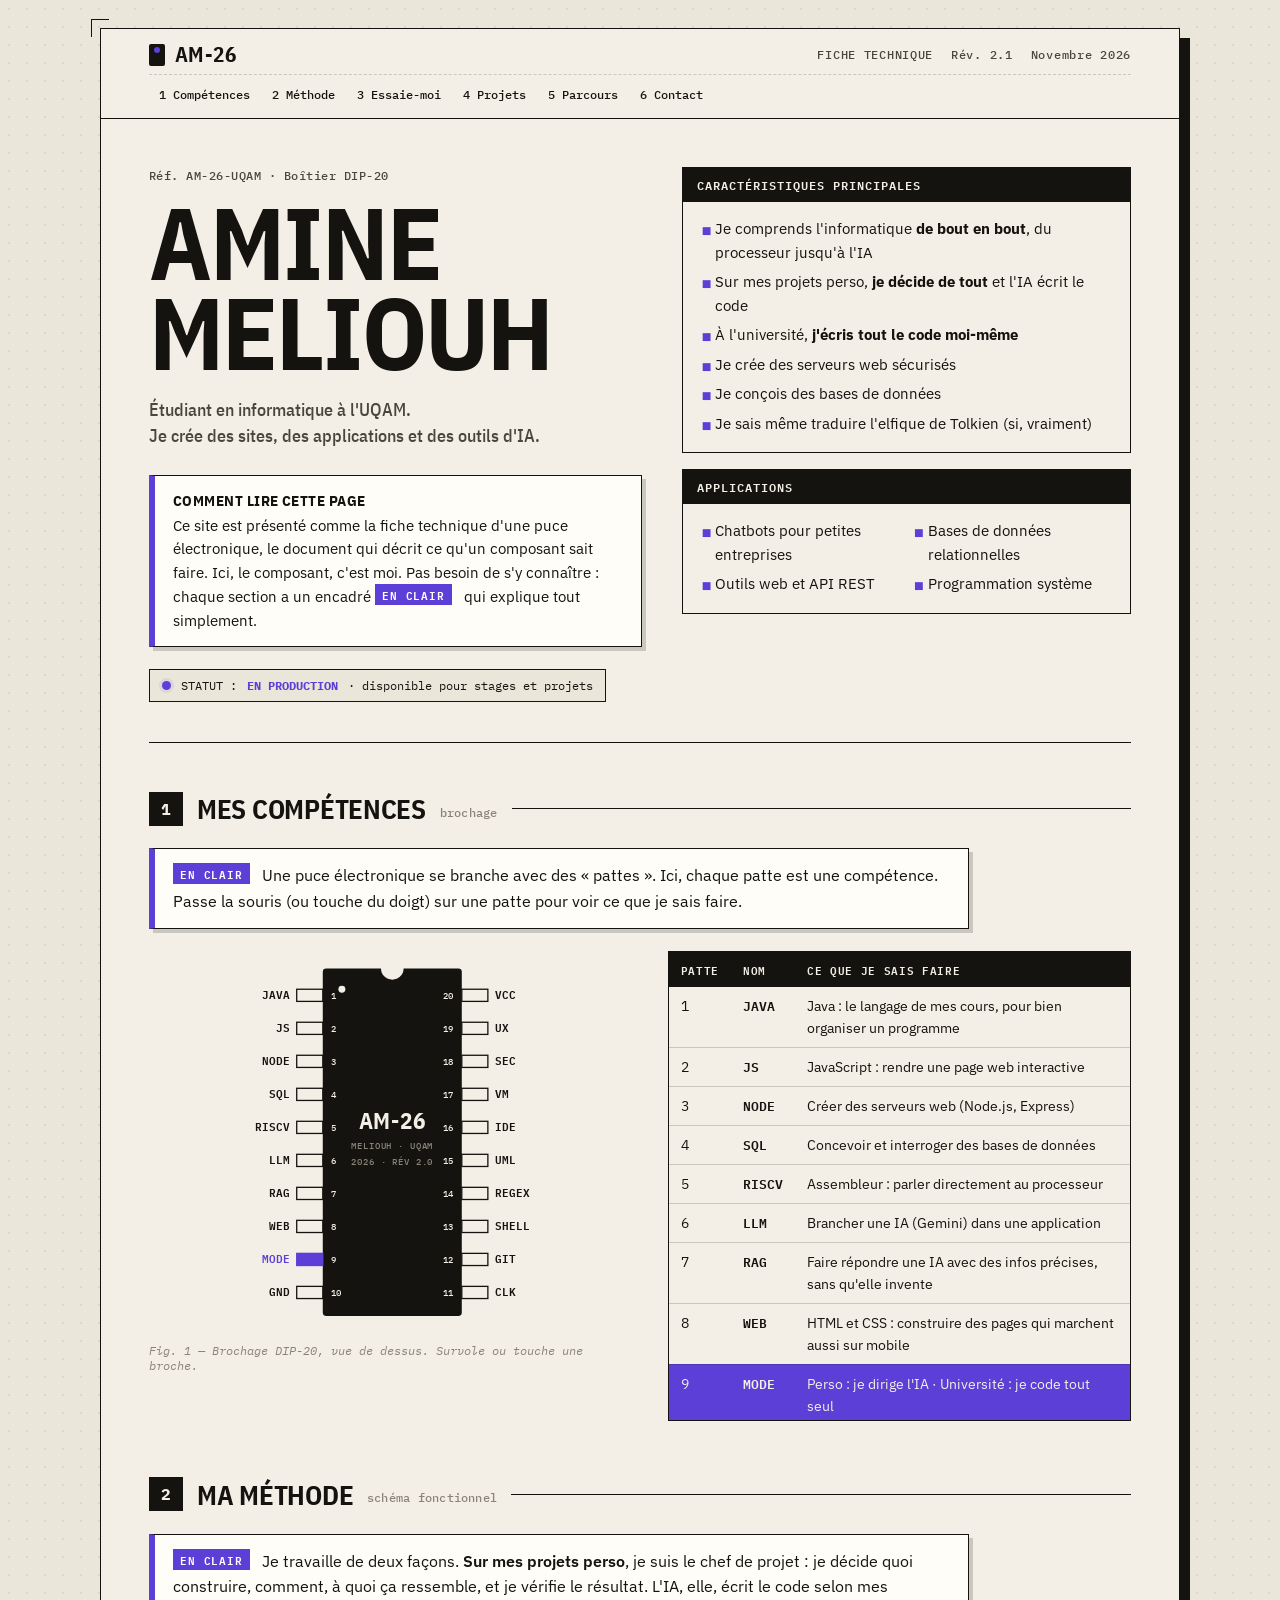
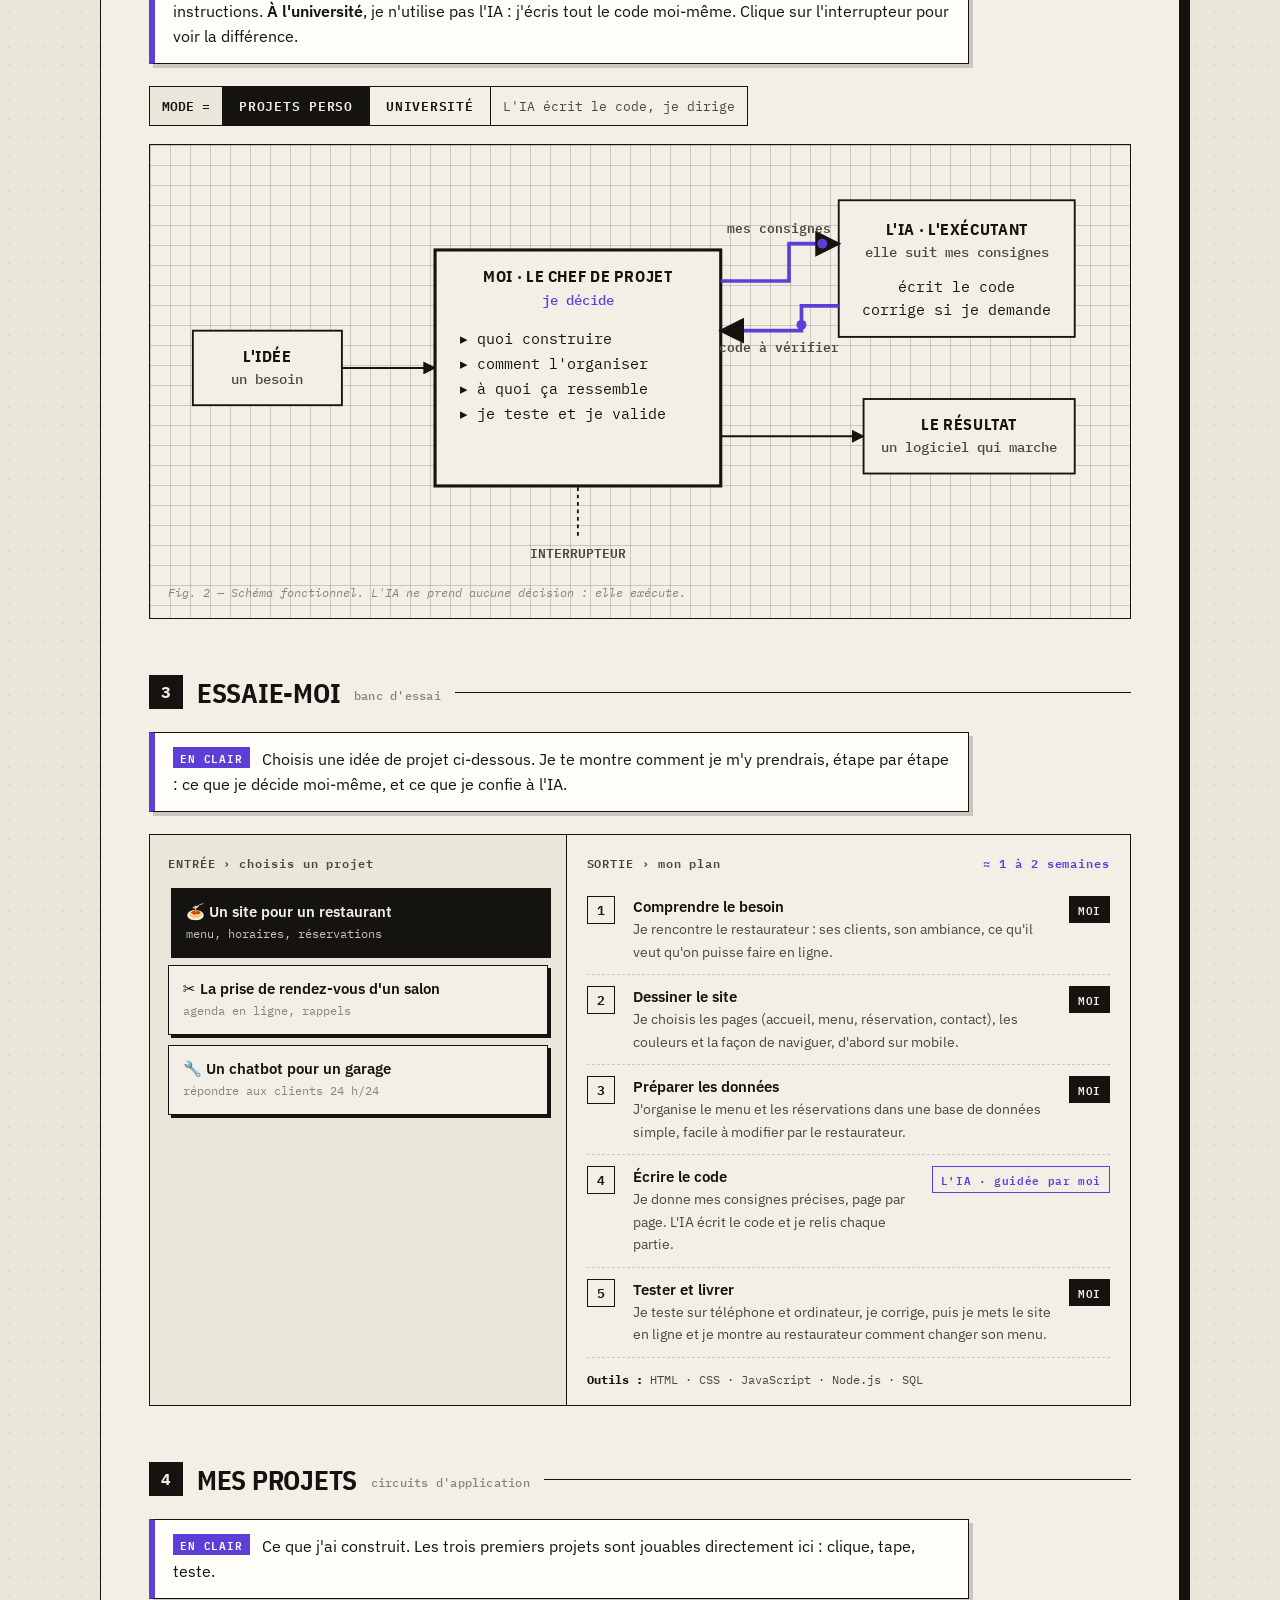
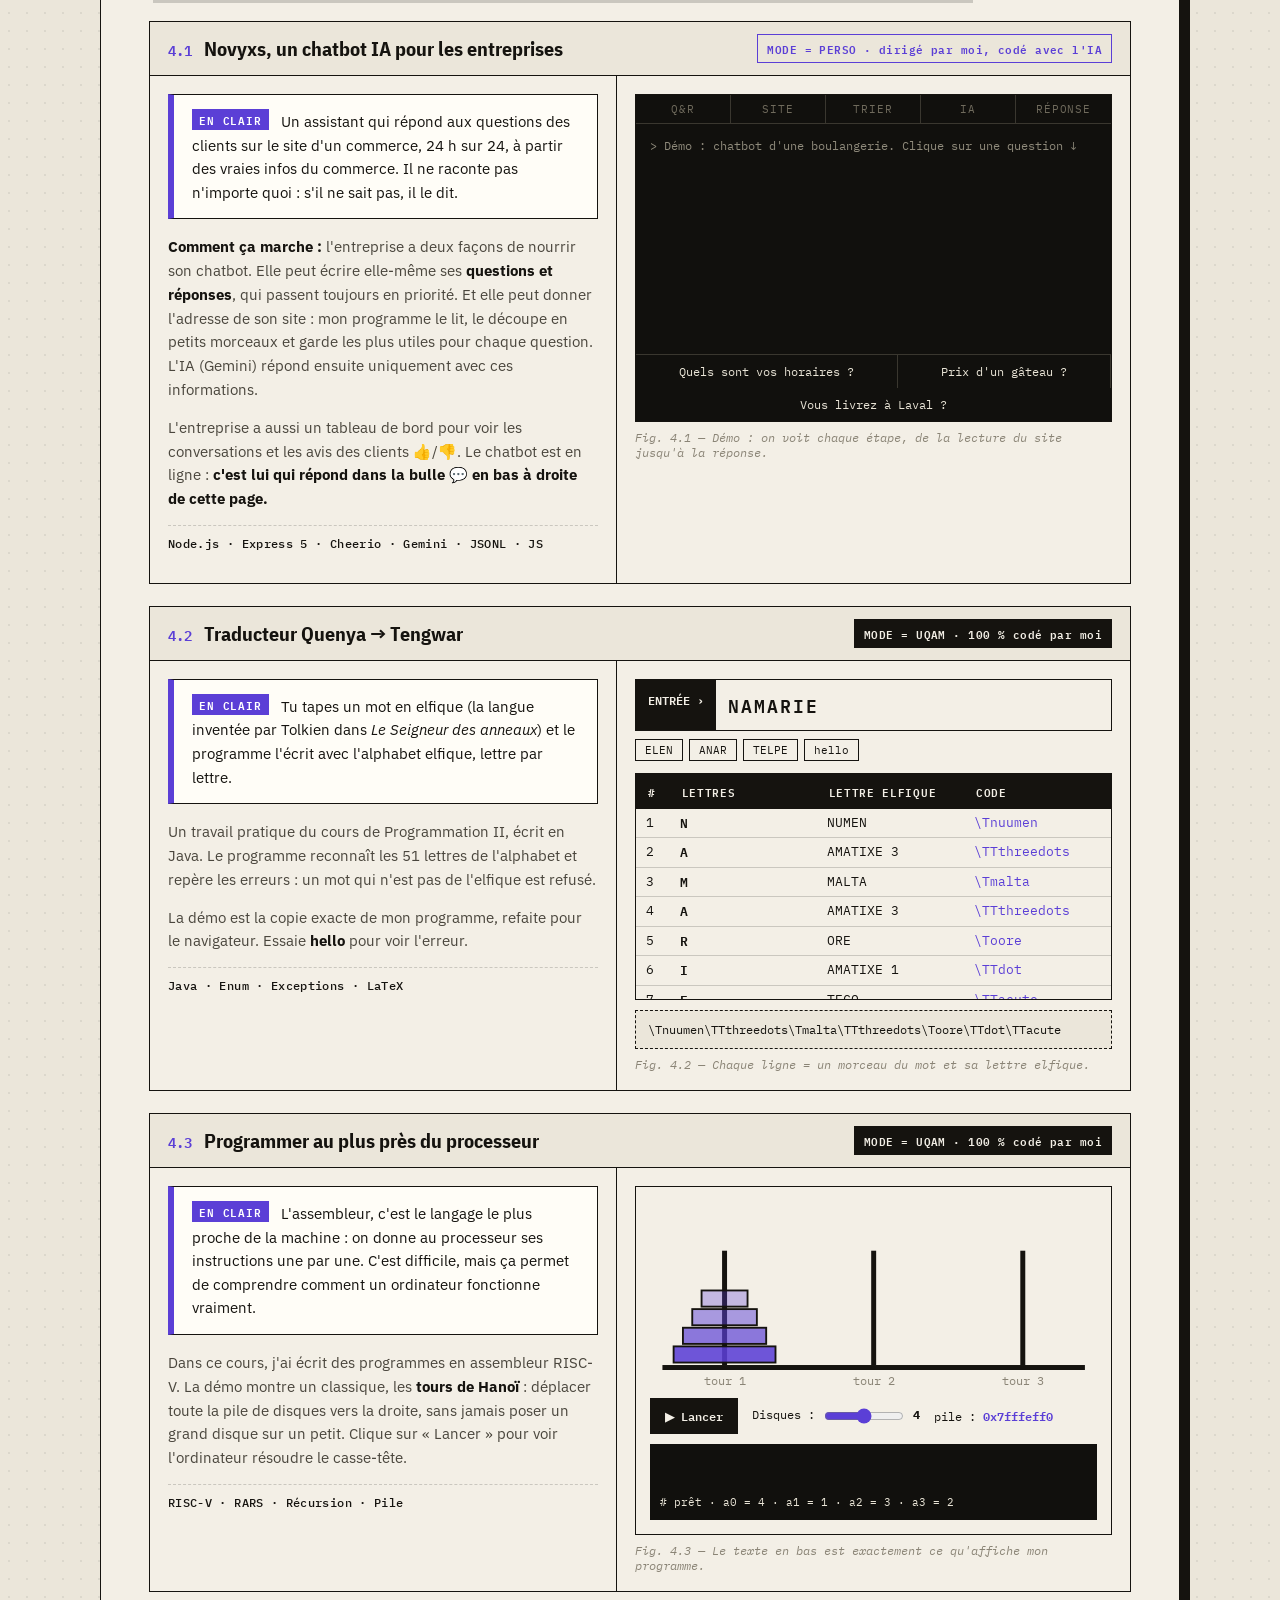
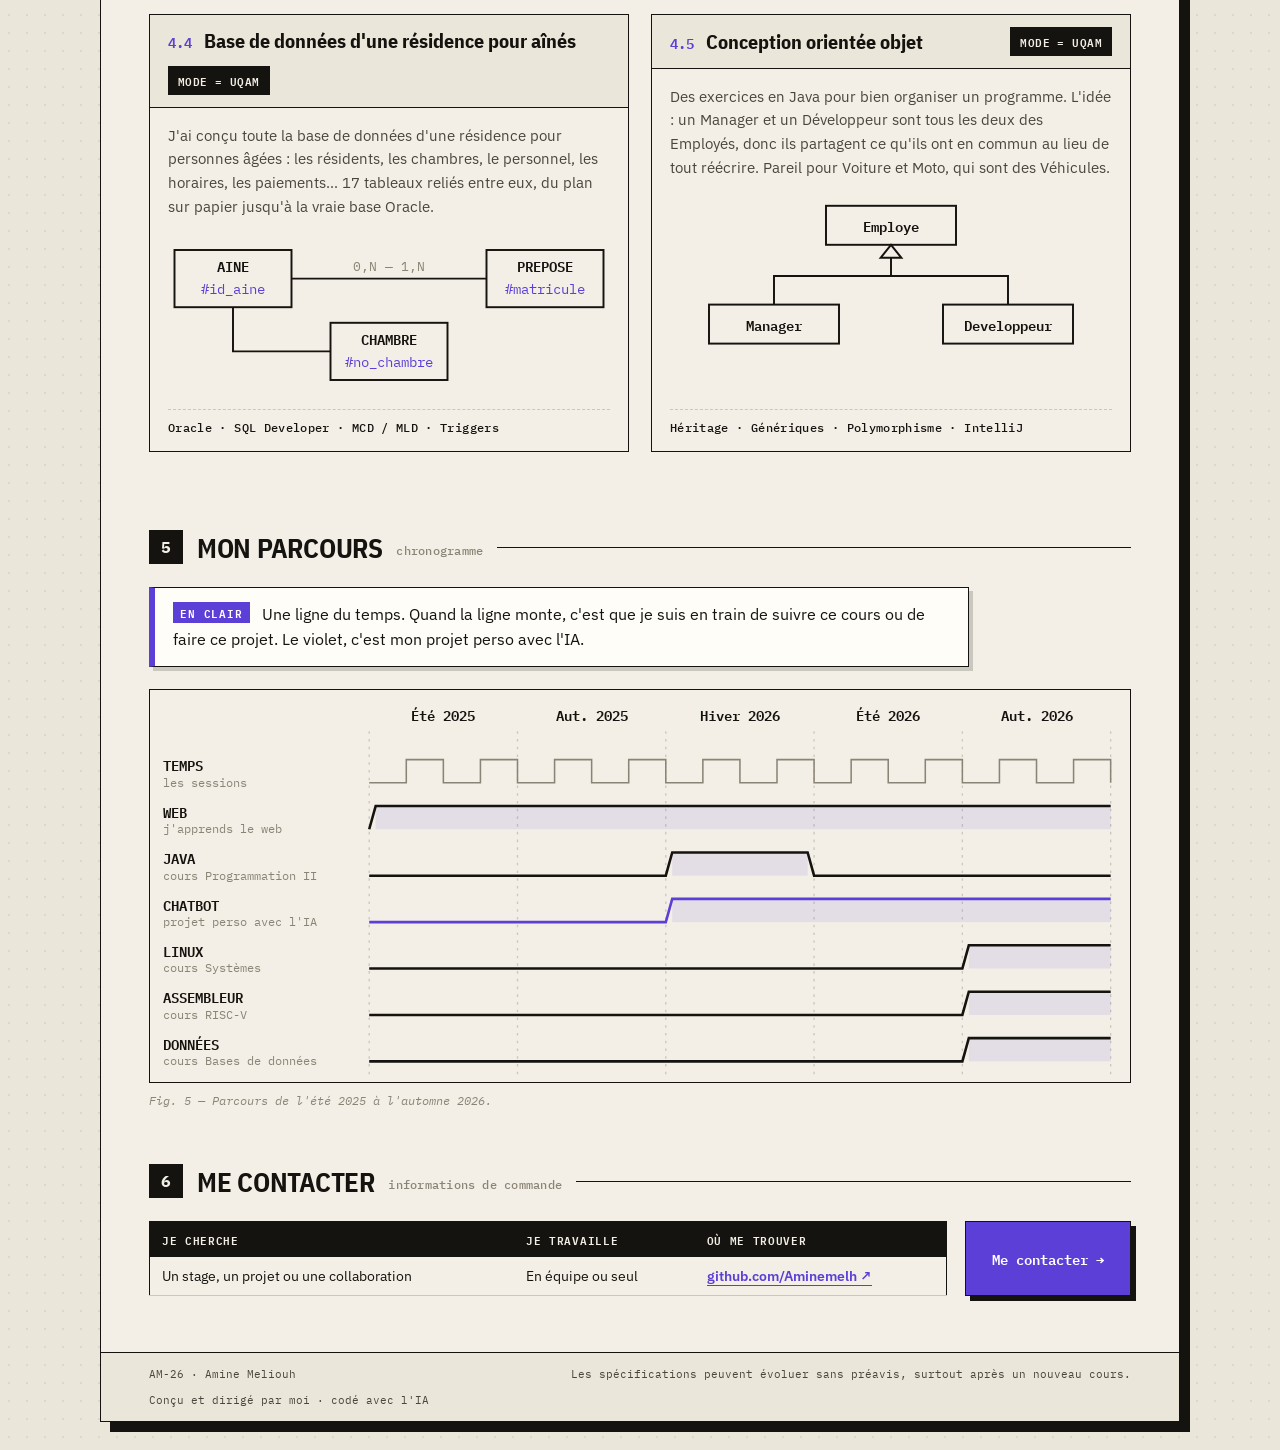
<file: index.html>
<!doctype html>
<html lang="fr">
<head>
  <meta charset="utf-8">
  <meta name="viewport" content="width=device-width, initial-scale=1">
  <title>AM-26 — Fiche technique · Amine Meliouh</title>
  <meta name="description" content="Amine Meliouh, présenté comme la fiche technique d'un composant : brochage, schéma fonctionnel, caractéristiques et circuits d'application.">
  <link rel="icon" href="data:image/svg+xml,<svg xmlns='http://www.w3.org/2000/svg' viewBox='0 0 64 64'><rect x='14' y='6' width='36' height='52' rx='3' fill='%2315130f'/><g fill='%2315130f'><rect x='4' y='12' width='8' height='4'/><rect x='4' y='24' width='8' height='4'/><rect x='4' y='36' width='8' height='4'/><rect x='4' y='48' width='8' height='4'/><rect x='52' y='12' width='8' height='4'/><rect x='52' y='24' width='8' height='4'/><rect x='52' y='36' width='8' height='4'/><rect x='52' y='48' width='8' height='4'/></g><circle cx='32' cy='12' r='3' fill='%235b3fd6'/></svg>">
  <link rel="preconnect" href="https://fonts.googleapis.com">
  <link rel="preconnect" href="https://fonts.gstatic.com" crossorigin>
  <link href="https://fonts.googleapis.com/css2?family=IBM+Plex+Mono:wght@400;500;600&family=IBM+Plex+Sans+Condensed:wght@500;600;700&family=IBM+Plex+Sans:wght@400;500;600&display=swap" rel="stylesheet">
  <link rel="stylesheet" href="css/style.css">
</head>
<body>
  <div class="sheet">

    <!-- ===== En-tête de document ===== -->
    <header class="doc-head">
      <div class="brand"><span class="chip-ico"></span>AM-26</div>
      <div class="doc-meta">
        <span>FICHE TECHNIQUE</span><span>Rév. 2.1</span><span>Novembre 2026</span>
      </div>
      <nav class="doc-nav">
        <a href="#s1">1 Compétences</a><a href="#s2">2 Méthode</a><a href="#s3">3 Essaie-moi</a><a href="#s4">4 Projets</a><a href="#s5">5 Parcours</a><a href="#s6">6 Contact</a>
      </nav>
    </header>

    <!-- ===== Bloc titre ===== -->
    <section class="title-block">
      <div class="title-left">
        <p class="part-no">Réf. AM-26-UQAM · Boîtier DIP-20</p>
        <h1>AMINE<br>MELIOUH</h1>
        <p class="subtitle">Étudiant en informatique à l'UQAM.<br>Je crée des sites, des applications et des outils d'IA.</p>
        <div class="plain intro">
          <b>Comment lire cette page</b>
          Ce site est présenté comme la fiche technique d'une puce électronique, le document qui décrit ce qu'un composant sait faire. Ici, le composant, c'est moi. Pas besoin de s'y connaître : chaque section a un encadré <span class="tag">EN CLAIR</span> qui explique tout simplement.
        </div>
        <div class="status-line"><span class="led"></span>STATUT : <b>EN PRODUCTION</b> · disponible pour stages et projets</div>
      </div>
      <div class="title-right">
        <div class="box">
          <h2 class="box-title">Caractéristiques principales</h2>
          <ul class="features">
            <li>Je comprends l'informatique <b>de bout en bout</b>, du processeur jusqu'à l'IA</li>
            <li>Sur mes projets perso, <b>je décide de tout</b> et l'IA écrit le code</li>
            <li>À l'université, <b>j'écris tout le code moi-même</b></li>
            <li>Je crée des serveurs web sécurisés</li>
            <li>Je conçois des bases de données</li>
            <li>Je sais même traduire l'elfique de Tolkien (si, vraiment)</li>
          </ul>
        </div>
        <div class="box">
          <h2 class="box-title">Applications</h2>
          <ul class="apps">
            <li>Chatbots pour petites entreprises</li>
            <li>Outils web et API REST</li>
            <li>Bases de données relationnelles</li>
            <li>Programmation système</li>
          </ul>
        </div>
      </div>
    </section>

    <!-- ===== 1. Brochage ===== -->
    <section id="s1" class="sec">
      <div class="sec-head"><span class="sec-no">1</span><h2>Mes compétences <small>brochage</small></h2><span class="sec-rule"></span></div>
      <div class="plain"><span class="tag">EN CLAIR</span> Une puce électronique se branche avec des « pattes ». Ici, chaque patte est une compétence. Passe la souris (ou touche du doigt) sur une patte pour voir ce que je sais faire.</div>
      <div class="pinout">
        <figure class="fig">
          <svg id="chip" viewBox="0 0 560 440" role="img" aria-label="Schéma de brochage : chaque broche est une compétence"></svg>
          <figcaption>Fig. 1 — Brochage DIP-20, vue de dessus. Survole ou touche une broche.</figcaption>
        </figure>
        <div class="pin-info">
          <table class="tbl" id="pinTable">
            <thead><tr><th>Patte</th><th>Nom</th><th>Ce que je sais faire</th></tr></thead>
            <tbody></tbody>
          </table>
        </div>
      </div>
    </section>

    <!-- ===== 2. Schéma fonctionnel ===== -->
    <section id="s2" class="sec">
      <div class="sec-head"><span class="sec-no">2</span><h2>Ma méthode <small>schéma fonctionnel</small></h2><span class="sec-rule"></span></div>
      <div class="plain"><span class="tag">EN CLAIR</span> Je travaille de deux façons. <b>Sur mes projets perso</b>, je suis le chef de projet : je décide quoi construire, comment, à quoi ça ressemble, et je vérifie le résultat. L'IA, elle, écrit le code selon mes instructions. <b>À l'université</b>, je n'utilise pas l'IA : j'écris tout le code moi-même. Clique sur l'interrupteur pour voir la différence.</div>

      <div class="mode-switch" role="group" aria-label="Choisir le mode">
        <span class="sw-label">MODE =</span>
        <button class="sw on" data-mode="perso" aria-pressed="true">PROJETS PERSO</button>
        <button class="sw" data-mode="uqam" aria-pressed="false">UNIVERSITÉ</button>
        <span class="sw-state" id="swState">L'IA écrit le code, je dirige</span>
      </div>

      <figure class="fig block-fig" id="blockFig">
        <svg viewBox="0 0 760 330" role="img" aria-label="Schéma fonctionnel : unité de contrôle et unité d'exécution">
          <defs>
            <marker id="arr" viewBox="0 0 10 10" refX="9" refY="5" markerWidth="7" markerHeight="7" orient="auto-start-reverse"><path d="M0 0 L10 5 L0 10z" fill="currentColor"/></marker>
            <pattern id="hatch" width="8" height="8" patternUnits="userSpaceOnUse" patternTransform="rotate(45)"><line x1="0" y1="0" x2="0" y2="8" stroke="currentColor" stroke-width="1.2" opacity=".35"/></pattern>
          </defs>

          <!-- Entrée -->
          <g class="blk">
            <rect x="20" y="135" width="120" height="60"/>
            <text x="80" y="160" class="b-t">L'IDÉE</text>
            <text x="80" y="178" class="b-s">un besoin</text>
          </g>
          <path class="wire" d="M140 165 H215" marker-end="url(#arr)"/>

          <!-- Contrôle -->
          <g class="blk ctrl">
            <rect x="215" y="70" width="230" height="190"/>
            <text x="330" y="96" class="b-t">MOI · LE CHEF DE PROJET</text>
            <text x="330" y="114" class="b-s accent">je décide</text>
            <text x="235" y="146" class="b-l">▸ quoi construire</text>
            <text x="235" y="166" class="b-l">▸ comment l'organiser</text>
            <text x="235" y="186" class="b-l">▸ à quoi ça ressemble</text>
            <text x="235" y="206" class="b-l">▸ je teste et je valide</text>
            <text x="235" y="236" class="b-l only-uqam accent">▸ j'écris tout le code</text>
          </g>

          <!-- IA -->
          <g class="blk ai">
            <rect x="540" y="30" width="190" height="110"/>
            <rect x="540" y="30" width="190" height="110" class="hatch" fill="url(#hatch)"/>
            <text x="635" y="58" class="b-t">L'IA · L'EXÉCUTANT</text>
            <text x="635" y="76" class="b-s">elle suit mes consignes</text>
            <text x="635" y="104" class="b-l c">écrit le code</text>
            <text x="635" y="122" class="b-l c">corrige si je demande</text>
            <text x="635" y="92" class="b-off">HORS CIRCUIT</text>
          </g>
          <path class="wire bus ai-wire" id="busOut" d="M445 95 H500 V65 H540" marker-end="url(#arr)"/>
          <text x="492" y="56" class="w-l ai-wire">mes consignes</text>
          <path class="wire bus ai-wire" id="busIn" d="M540 115 H510 V135 H445" marker-end="url(#arr)"/>
          <text x="492" y="152" class="w-l ai-wire">code à vérifier</text>

          <!-- Sortie -->
          <path class="wire" d="M445 220 H560" marker-end="url(#arr)"/>
          <g class="blk">
            <rect x="560" y="190" width="170" height="60"/>
            <text x="645" y="215" class="b-t">LE RÉSULTAT</text>
            <text x="645" y="233" class="b-s">un logiciel qui marche</text>
          </g>

          <!-- Broche MODE -->
          <path class="wire thin" d="M330 300 V260"/>
          <text x="330" y="318" class="w-l">INTERRUPTEUR</text>

          <!-- Signaux animés -->
          <circle r="4" class="sig ai-wire"><animateMotion dur="2.2s" repeatCount="indefinite"><mpath href="#busOut"/></animateMotion></circle>
          <circle r="4" class="sig ai-wire"><animateMotion dur="2.2s" begin="1.1s" repeatCount="indefinite"><mpath href="#busIn"/></animateMotion></circle>
        </svg>
        <figcaption>Fig. 2 — Schéma fonctionnel. L'IA ne prend aucune décision : elle exécute.</figcaption>
      </figure>
    </section>

    <!-- ===== 3. Banc d'essai ===== -->
    <section id="s3" class="sec">
      <div class="sec-head"><span class="sec-no">3</span><h2>Essaie-moi <small>banc d'essai</small></h2><span class="sec-rule"></span></div>
      <div class="plain"><span class="tag">EN CLAIR</span> Choisis une idée de projet ci-dessous. Je te montre comment je m'y prendrais, étape par étape : ce que je décide moi-même, et ce que je confie à l'IA.</div>

      <div class="bench">
        <div class="bench-in">
          <p class="bench-label">ENTRÉE › choisis un projet</p>
          <div class="bench-btns" id="benchBtns">
            <button data-p="resto" class="on"><b>🍝 Un site pour un restaurant</b><span>menu, horaires, réservations</span></button>
            <button data-p="rdv"><b>✂️ La prise de rendez-vous d'un salon</b><span>agenda en ligne, rappels</span></button>
            <button data-p="garage"><b>🔧 Un chatbot pour un garage</b><span>répondre aux clients 24 h/24</span></button>
          </div>
        </div>
        <div class="bench-out">
          <p class="bench-label">SORTIE › mon plan <span id="benchTime"></span></p>
          <ol class="bench-steps" id="benchSteps"></ol>
          <p class="bench-tools" id="benchTools"></p>
        </div>
      </div>
    </section>

    <!-- ===== 4. Circuits d'application ===== -->
    <section id="s4" class="sec">
      <div class="sec-head"><span class="sec-no">4</span><h2>Mes projets <small>circuits d'application</small></h2><span class="sec-rule"></span></div>
      <div class="plain"><span class="tag">EN CLAIR</span> Ce que j'ai construit. Les trois premiers projets sont jouables directement ici : clique, tape, teste.</div>

      <!-- 4.1 Chatbot -->
      <article class="app">
        <div class="app-head">
          <h3><span>4.1</span> Novyxs, un chatbot IA pour les entreprises</h3>
          <span class="badge">MODE = PERSO · dirigé par moi, codé avec l'IA</span>
        </div>
        <div class="app-grid">
          <div class="app-text">
            <div class="plain"><span class="tag">EN CLAIR</span> Un assistant qui répond aux questions des clients sur le site d'un commerce, 24 h sur 24, à partir des vraies infos du commerce. Il ne raconte pas n'importe quoi : s'il ne sait pas, il le dit.</div>
            <p><b>Comment ça marche :</b> l'entreprise a deux façons de nourrir son chatbot. Elle peut écrire elle-même ses <b>questions et réponses</b>, qui passent toujours en priorité. Et elle peut donner l'adresse de son site : mon programme le lit, le découpe en petits morceaux et garde les plus utiles pour chaque question. L'IA (Gemini) répond ensuite uniquement avec ces informations.</p>
            <p>L'entreprise a aussi un tableau de bord pour voir les conversations et les avis des clients 👍/👎. Le chatbot est en ligne : <b>c'est lui qui répond dans la bulle 💬 en bas à droite de cette page.</b></p>
            <p class="stack">Node.js · Express 5 · Cheerio · Gemini · JSONL · JS</p>
          </div>
          <figure class="fig demo">
            <div class="scope">
              <div class="scope-steps" id="steps"><span>Q&amp;R</span><span>SITE</span><span>TRIER</span><span>IA</span><span>RÉPONSE</span></div>
              <div class="scope-log" id="chatLog"><div class="ln sys">&gt; Démo : chatbot d'une boulangerie. Clique sur une question ↓</div></div>
              <div class="scope-btns" id="chatBtns">
                <button data-q="0">Quels sont vos horaires ?</button>
                <button data-q="1">Prix d'un gâteau ?</button>
                <button data-q="2">Vous livrez à Laval ?</button>
              </div>
            </div>
            <figcaption>Fig. 4.1 — Démo : on voit chaque étape, de la lecture du site jusqu'à la réponse.</figcaption>
          </figure>
        </div>
      </article>

      <!-- 4.2 Tengwar -->
      <article class="app">
        <div class="app-head">
          <h3><span>4.2</span> Traducteur Quenya → Tengwar</h3>
          <span class="badge solid">MODE = UQAM · 100 % codé par moi</span>
        </div>
        <div class="app-grid">
          <div class="app-text">
            <div class="plain"><span class="tag">EN CLAIR</span> Tu tapes un mot en elfique (la langue inventée par Tolkien dans <i>Le Seigneur des anneaux</i>) et le programme l'écrit avec l'alphabet elfique, lettre par lettre.</div>
            <p>Un travail pratique du cours de Programmation II, écrit en Java. Le programme reconnaît les 51 lettres de l'alphabet et repère les erreurs : un mot qui n'est pas de l'elfique est refusé.</p>
            <p>La démo est la copie exacte de mon programme, refaite pour le navigateur. Essaie <b>hello</b> pour voir l'erreur.</p>
            <p class="stack">Java · Enum · Exceptions · LaTeX</p>
          </div>
          <figure class="fig demo">
            <div class="tw">
              <div class="tw-in"><span>ENTRÉE&nbsp;›</span><input id="quenya" value="NAMARIE" autocomplete="off" spellcheck="false" aria-label="Mot en Quenya"></div>
              <div class="tw-ex"><button>ELEN</button><button>ANAR</button><button>TELPE</button><button>hello</button></div>
              <table class="tbl tw-tbl"><thead><tr><th>#</th><th>Lettres</th><th>Lettre elfique</th><th>Code</th></tr></thead><tbody id="twBody"></tbody></table>
              <pre class="tw-out" id="twOut"></pre>
            </div>
            <figcaption>Fig. 4.2 — Chaque ligne = un morceau du mot et sa lettre elfique.</figcaption>
          </figure>
        </div>
      </article>

      <!-- 4.3 Hanoi -->
      <article class="app">
        <div class="app-head">
          <h3><span>4.3</span> Programmer au plus près du processeur</h3>
          <span class="badge solid">MODE = UQAM · 100 % codé par moi</span>
        </div>
        <div class="app-grid">
          <div class="app-text">
            <div class="plain"><span class="tag">EN CLAIR</span> L'assembleur, c'est le langage le plus proche de la machine : on donne au processeur ses instructions une par une. C'est difficile, mais ça permet de comprendre comment un ordinateur fonctionne vraiment.</div>
            <p>Dans ce cours, j'ai écrit des programmes en assembleur RISC-V. La démo montre un classique, les <b>tours de Hanoï</b> : déplacer toute la pile de disques vers la droite, sans jamais poser un grand disque sur un petit. Clique sur « Lancer » pour voir l'ordinateur résoudre le casse-tête.</p>
            <p class="stack">RISC-V · RARS · Récursion · Pile</p>
          </div>
          <figure class="fig demo">
            <div class="hanoi-wrap">
              <svg id="hanoi" viewBox="0 0 360 150" aria-label="Tours de Hanoï"></svg>
              <div class="hanoi-ctrl">
                <button id="hanoiRun" class="cmd">▶ Lancer</button>
                <label>Disques : <input type="range" id="hanoiN" min="2" max="6" value="4"> <b id="hanoiNv">4</b></label>
                <span class="regs" title="Adresse de la pile (registre sp) : elle descend à chaque appel récursif">pile : <b id="sp">0x7fffeff0</b></span>
              </div>
              <pre class="hanoi-log" id="hanoiLog"></pre>
            </div>
            <figcaption>Fig. 4.3 — Le texte en bas est exactement ce qu'affiche mon programme.</figcaption>
          </figure>
        </div>
      </article>

      <!-- 4.4 / 4.5 -->
      <div class="app-pair">
        <article class="app">
          <div class="app-head"><h3><span>4.4</span> Base de données d'une résidence pour aînés</h3><span class="badge solid">MODE = UQAM</span></div>
          <p>J'ai conçu toute la base de données d'une résidence pour personnes âgées : les résidents, les chambres, le personnel, les horaires, les paiements… 17 tableaux reliés entre eux, du plan sur papier jusqu'à la vraie base Oracle.</p>
          <svg class="er" viewBox="0 0 340 120" aria-hidden="true">
            <g class="ent"><rect x="5" y="10" width="90" height="44"/><text x="50" y="27">AINE</text><text x="50" y="44" class="k">#id_aine</text></g>
            <g class="ent"><rect x="125" y="66" width="90" height="44"/><text x="170" y="83">CHAMBRE</text><text x="170" y="100" class="k">#no_chambre</text></g>
            <g class="ent"><rect x="245" y="10" width="90" height="44"/><text x="290" y="27">PREPOSE</text><text x="290" y="44" class="k">#matricule</text></g>
            <path d="M95 32 H245"/><path d="M50 54 V88 H125"/><text x="170" y="26" class="card">0,N — 1,N</text>
          </svg>
          <p class="stack">Oracle · SQL Developer · MCD / MLD · Triggers</p>
        </article>
        <article class="app">
          <div class="app-head"><h3><span>4.5</span> Conception orientée objet</h3><span class="badge solid">MODE = UQAM</span></div>
          <p>Des exercices en Java pour bien organiser un programme. L'idée : un Manager et un Développeur sont tous les deux des Employés, donc ils partagent ce qu'ils ont en commun au lieu de tout réécrire. Pareil pour Voiture et Moto, qui sont des Véhicules.</p>
          <svg class="uml" viewBox="0 0 340 120" aria-hidden="true">
            <g class="ent"><rect x="120" y="6" width="100" height="30"/><text x="170" y="26">Employe</text></g>
            <g class="ent"><rect x="30" y="82" width="100" height="30"/><text x="80" y="102">Manager</text></g>
            <g class="ent"><rect x="210" y="82" width="100" height="30"/><text x="260" y="102">Developpeur</text></g>
            <path d="M80 82 V60 H260 V82"/><path d="M170 60 V46"/><path d="M162 46 L170 36 L178 46 Z" class="tri"/>
          </svg>
          <p class="stack">Héritage · Génériques · Polymorphisme · IntelliJ</p>
        </article>
      </div>
    </section>

    <!-- ===== 5. Chronogramme ===== -->
    <section id="s5" class="sec">
      <div class="sec-head"><span class="sec-no">5</span><h2>Mon parcours <small>chronogramme</small></h2><span class="sec-rule"></span></div>
      <div class="plain"><span class="tag">EN CLAIR</span> Une ligne du temps. Quand la ligne monte, c'est que je suis en train de suivre ce cours ou de faire ce projet. Le violet, c'est mon projet perso avec l'IA.</div>
      <figure class="fig">
        <div class="timing-wrap"><svg id="timing" viewBox="0 0 760 300" role="img" aria-label="Chronogramme du parcours"></svg></div>
        <figcaption>Fig. 5 — Parcours de l'été 2025 à l'automne 2026.</figcaption>
      </figure>
    </section>

    <!-- ===== 6. Informations de commande ===== -->
    <section id="s6" class="sec">
      <div class="sec-head"><span class="sec-no">6</span><h2>Me contacter <small>informations de commande</small></h2><span class="sec-rule"></span></div>
      <div class="order">
        <table class="tbl">
          <thead><tr><th>Je cherche</th><th>Je travaille</th><th>Où me trouver</th></tr></thead>
          <tbody><tr>
            <td>Un stage, un projet ou une collaboration</td>
            <td>En équipe ou seul</td>
            <td><a class="link" href="https://github.com/Aminemelh" target="_blank" rel="noopener">github.com/Aminemelh ↗</a></td>
          </tr></tbody>
        </table>
        <a class="order-btn" href="https://github.com/Aminemelh" target="_blank" rel="noopener">Me contacter →</a>
      </div>
    </section>

    <footer class="doc-foot">
      <span>AM-26 · Amine Meliouh</span>
      <span>Les spécifications peuvent évoluer sans préavis, surtout après un nouveau cours.</span>
      <span>Conçu et dirigé par moi · codé avec l'IA</span>
    </footer>
  </div>

  <script src="js/tengwar.js"></script>
  <script src="js/datasheet.js"></script>

  <!-- Chatbot Novyxs -->
  <script>
    window.CHATBOT_API_URL = "https://chatbot-production-3a9d.up.railway.app/chat";
    window.CHATBOT_COMPANY_ID = "Amine";
  </script>
  <script src="https://chatbot-production-3a9d.up.railway.app/chatbot.js"></script>
  <!-- /Chatbot Novyxs -->
</body>
</html>
</file>
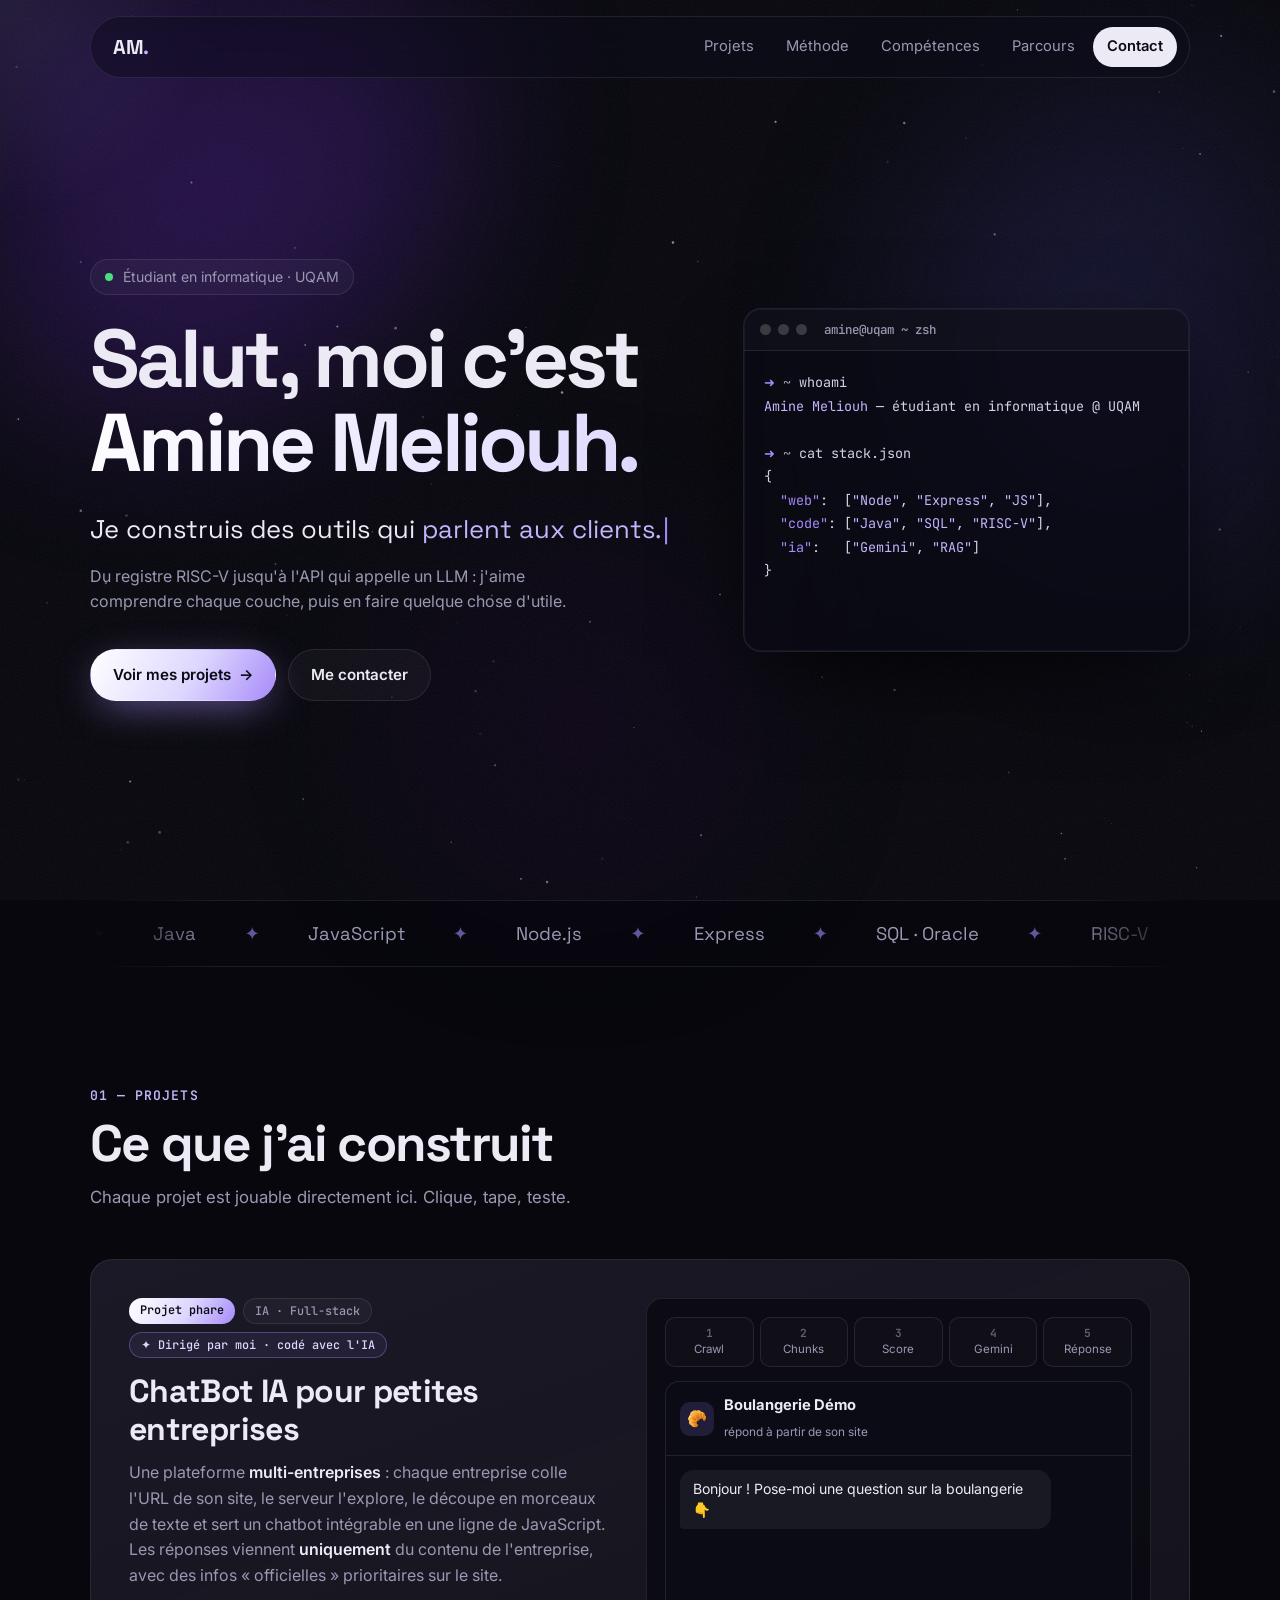
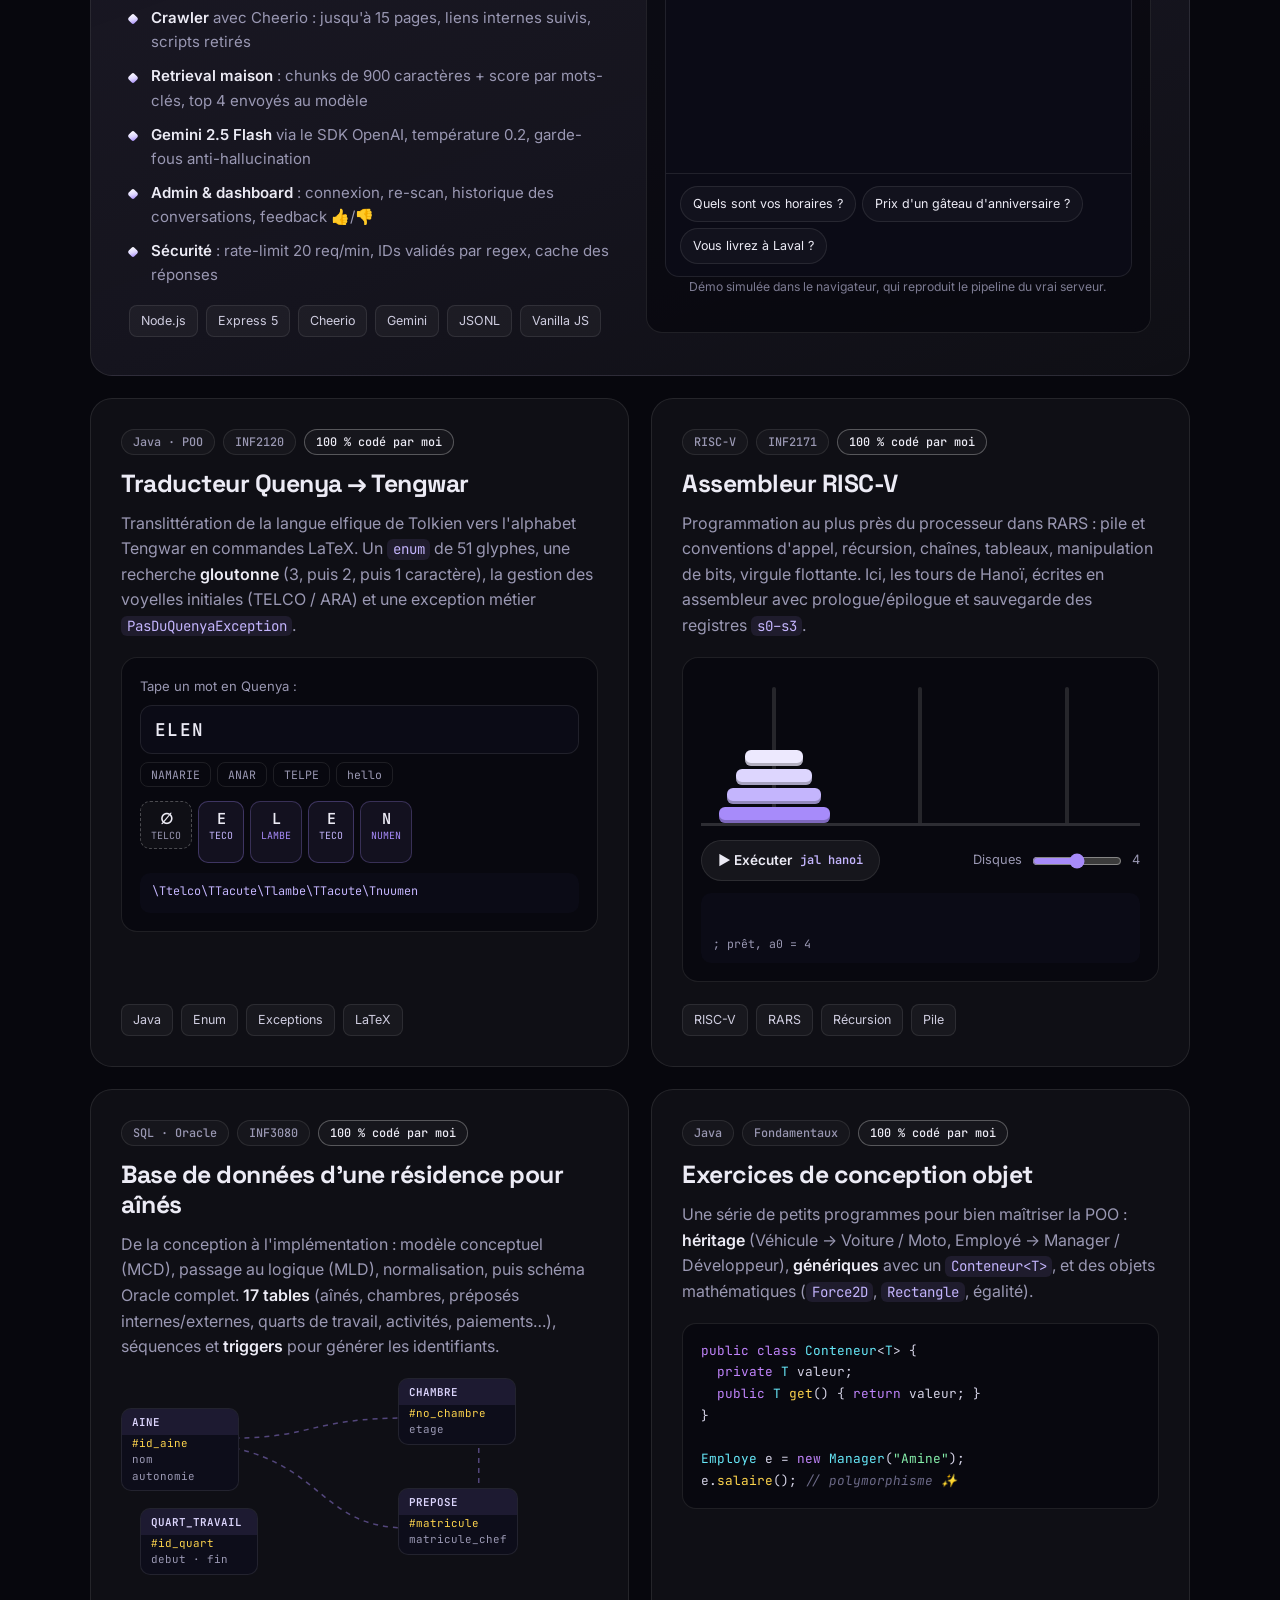
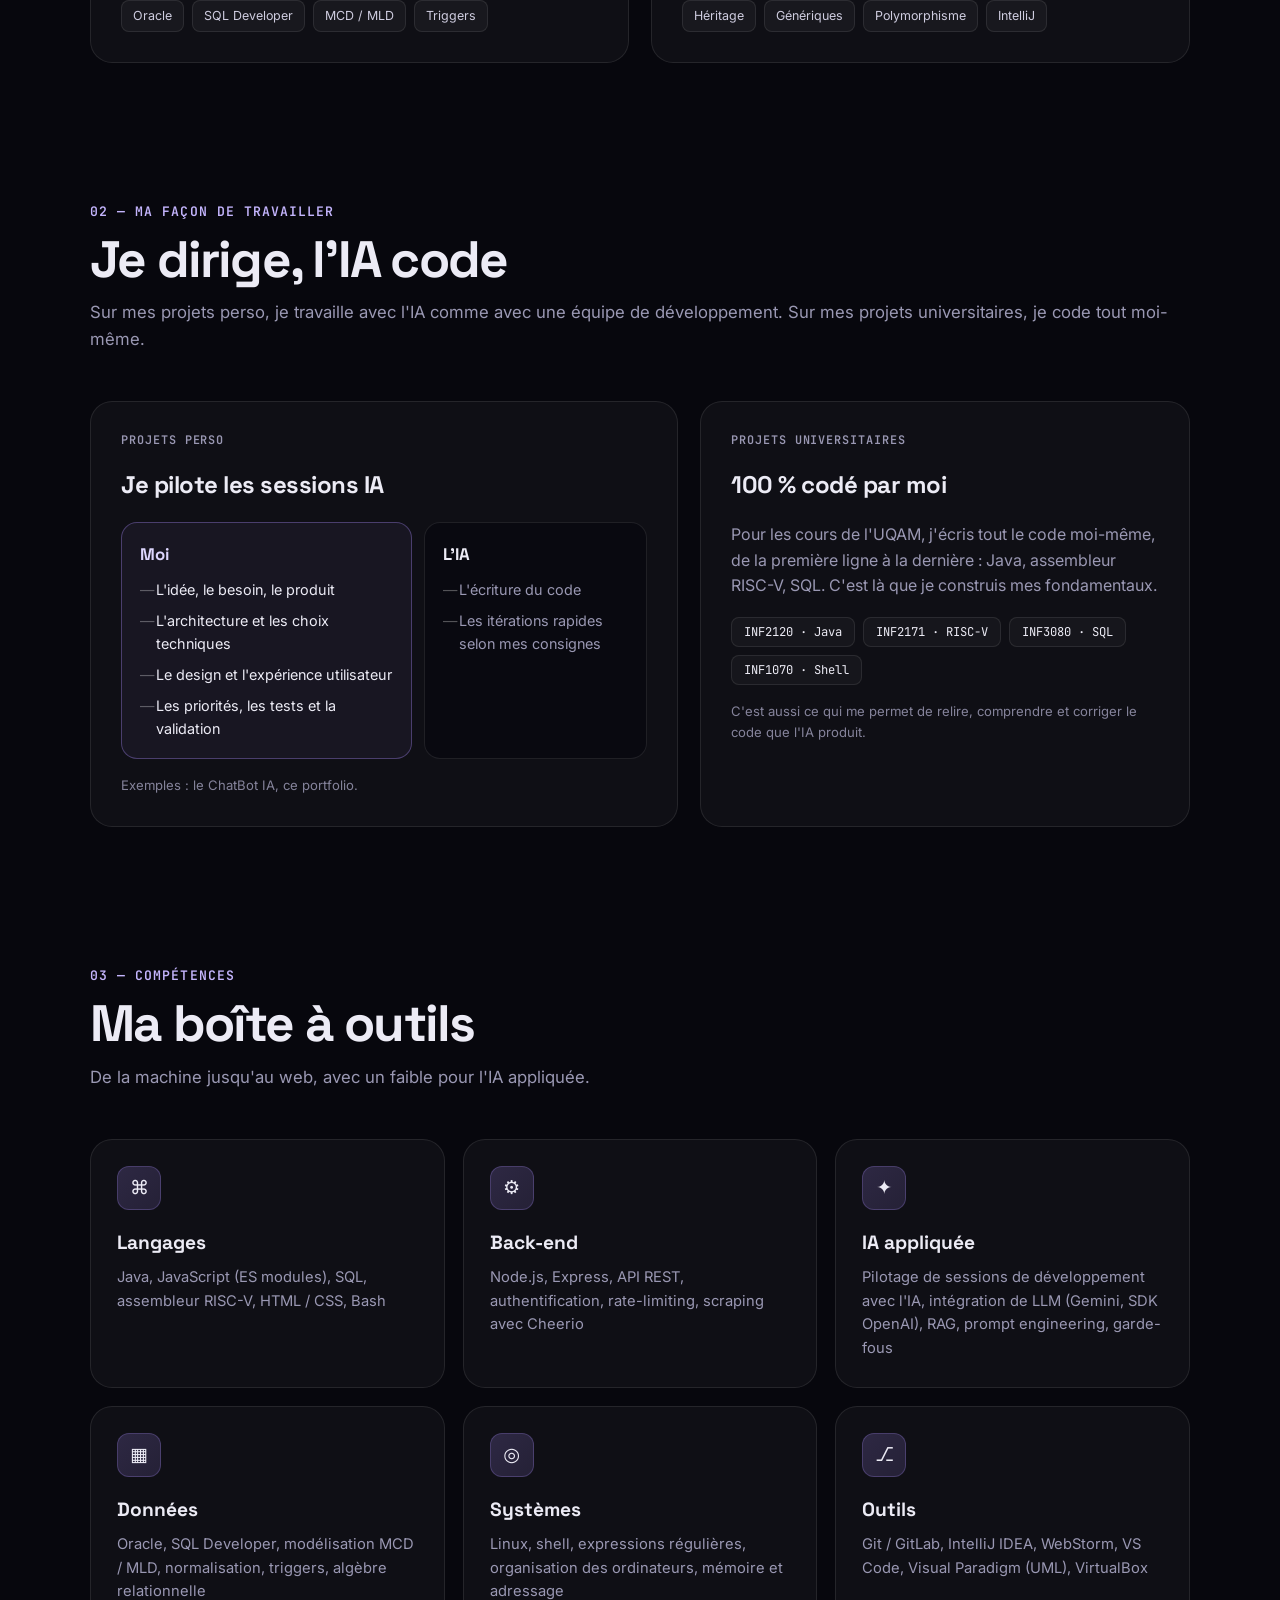
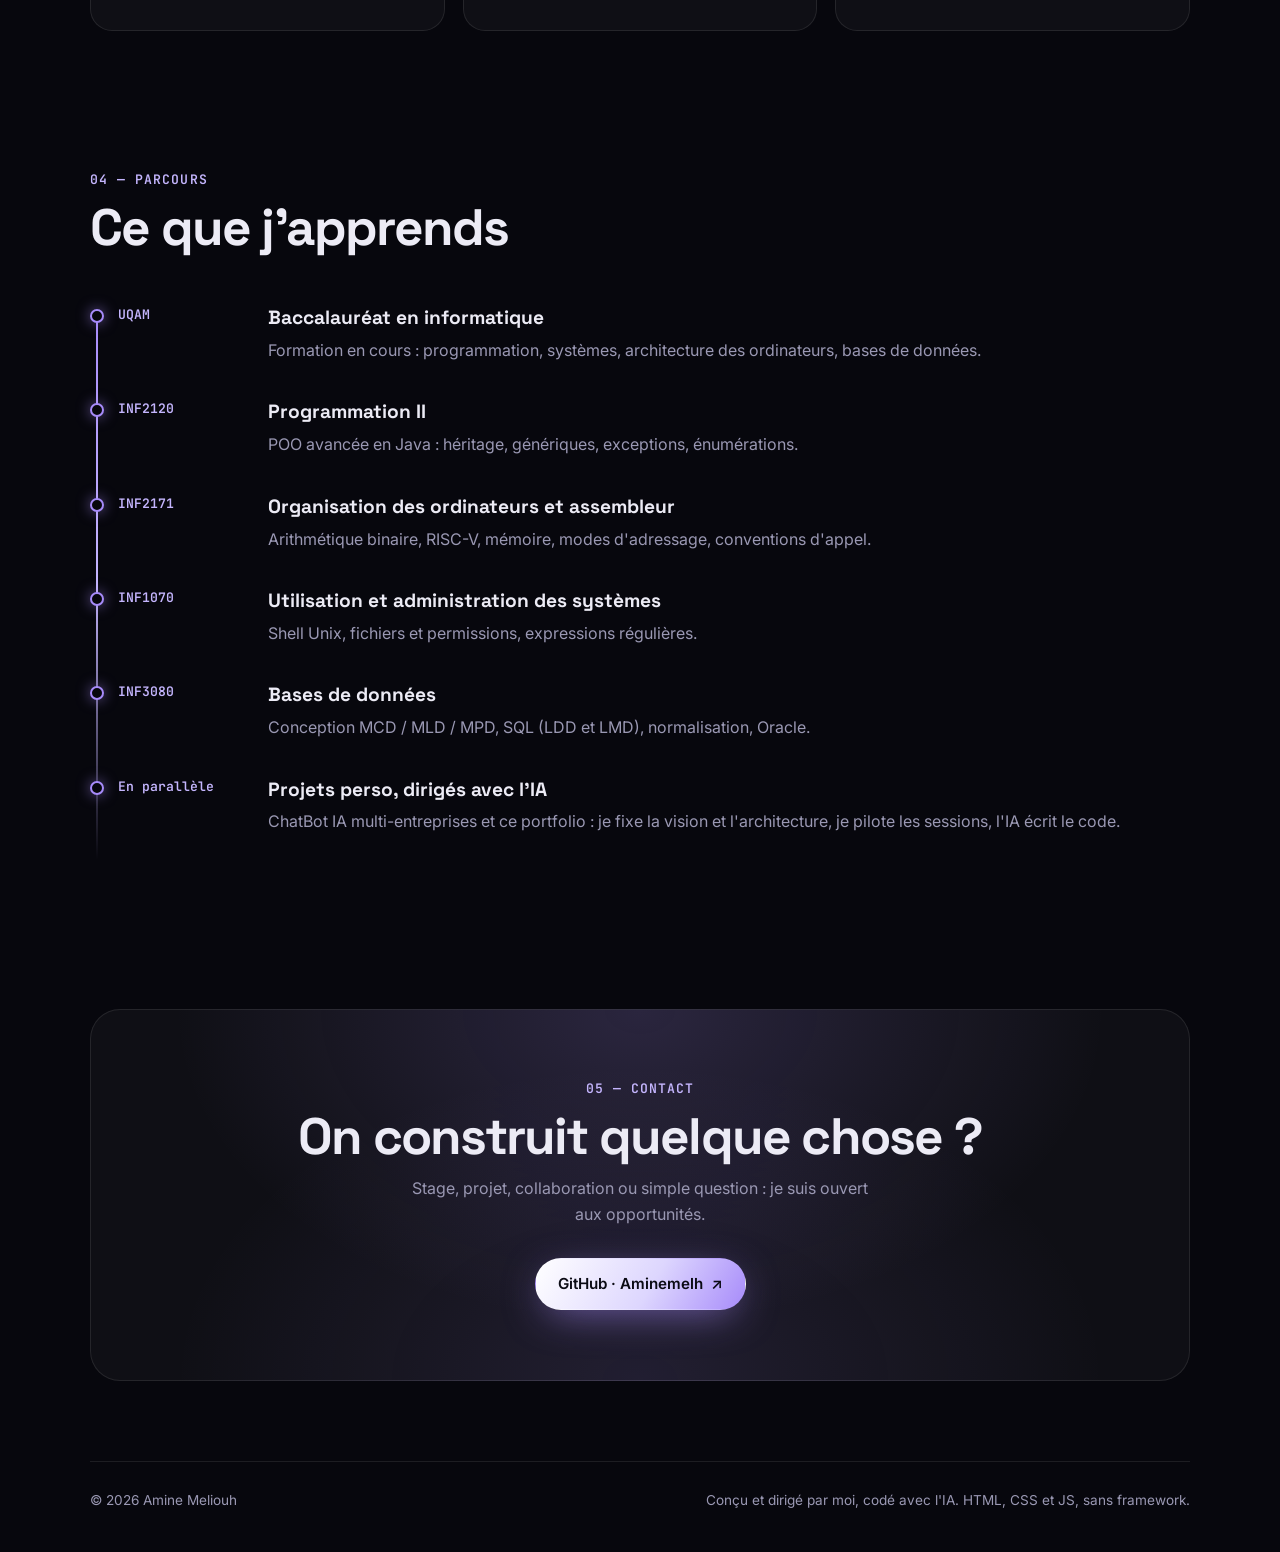
<file: v1/index.html>
<!doctype html>
<html lang="fr">
<head>
  <meta charset="utf-8">
  <meta name="viewport" content="width=device-width, initial-scale=1">
  <title>Amine Meliouh — Développeur</title>
  <meta name="description" content="Portfolio d'Amine Meliouh : étudiant en informatique à l'UQAM, développeur full-stack, IA, Java, SQL et assembleur RISC-V.">
  <link rel="icon" href="data:image/svg+xml,<svg xmlns='http://www.w3.org/2000/svg' viewBox='0 0 64 64'><defs><linearGradient id='g' x1='0' y1='0' x2='1' y2='1'><stop offset='0' stop-color='%23a78bfa'/><stop offset='1' stop-color='%2322d3ee'/></linearGradient></defs><rect width='64' height='64' rx='16' fill='%230b0b14'/><text x='50%' y='58%' text-anchor='middle' dominant-baseline='middle' font-family='Arial' font-weight='800' font-size='34' fill='url(%23g)'>AM</text></svg>">
  <link rel="preconnect" href="https://fonts.googleapis.com">
  <link rel="preconnect" href="https://fonts.gstatic.com" crossorigin>
  <link href="https://fonts.googleapis.com/css2?family=Inter:wght@400;500;600&family=JetBrains+Mono:wght@400;600&family=Space+Grotesk:wght@500;600;700&display=swap" rel="stylesheet">
  <link rel="stylesheet" href="css/style.css">
</head>
<body>
  <canvas id="stars" aria-hidden="true"></canvas>
  <div class="aurora" aria-hidden="true"><span></span><span></span><span></span></div>
  <div class="grain" aria-hidden="true"></div>
  <div class="cursor-glow" aria-hidden="true"></div>

  <header class="nav">
    <a href="#top" class="logo">AM<span>.</span></a>
    <nav>
      <a href="#projets">Projets</a>
      <a href="#methode">Méthode</a>
      <a href="#competences">Compétences</a>
      <a href="#parcours">Parcours</a>
      <a href="#contact" class="nav-cta">Contact</a>
    </nav>
  </header>

  <main id="top">
    <!-- ================= HERO ================= -->
    <section class="hero">
      <div class="hero-text">
        <p class="eyebrow reveal"><span class="dot"></span> Étudiant en informatique · UQAM</p>
        <h1 class="reveal">Salut, moi c'est<br><span class="grad">Amine Meliouh.</span></h1>
        <p class="lead reveal">Je construis des outils qui <span class="typed" id="typed">parlent aux clients</span><span class="caret">|</span></p>
        <p class="sub reveal">Du registre RISC-V jusqu'à l'API qui appelle un LLM : j'aime comprendre chaque couche, puis en faire quelque chose d'utile.</p>
        <div class="hero-cta reveal">
          <a href="#projets" class="btn btn-primary">Voir mes projets <span>→</span></a>
          <a href="#contact" class="btn btn-ghost">Me contacter</a>
        </div>
      </div>

      <div class="terminal reveal tilt" aria-label="Présentation façon terminal">
        <div class="term-bar"><i></i><i></i><i></i><span>amine@uqam ~ zsh</span></div>
        <pre class="term-body" id="term"></pre>
      </div>
    </section>

    <div class="marquee" aria-hidden="true">
      <div class="marquee-track">
        <span>Java</span><span>JavaScript</span><span>Node.js</span><span>Express</span><span>SQL · Oracle</span><span>RISC-V</span><span>Gemini API</span><span>RAG</span><span>Git</span><span>Linux / Bash</span><span>UML</span><span>Regex</span>
        <span>Java</span><span>JavaScript</span><span>Node.js</span><span>Express</span><span>SQL · Oracle</span><span>RISC-V</span><span>Gemini API</span><span>RAG</span><span>Git</span><span>Linux / Bash</span><span>UML</span><span>Regex</span>
      </div>
    </div>

    <!-- ================= PROJETS ================= -->
    <section id="projets" class="section">
      <div class="section-head reveal">
        <p class="kicker">01 — Projets</p>
        <h2>Ce que j'ai construit</h2>
        <p>Chaque projet est jouable directement ici. Clique, tape, teste.</p>
      </div>

      <!-- Projet phare : chatbot -->
      <article class="project featured reveal">
        <div class="project-info">
          <div class="tag-row"><span class="pill pill-hot">Projet phare</span><span class="pill">IA · Full-stack</span><span class="pill pill-ai">✦ Dirigé par moi · codé avec l'IA</span></div>
          <h3>ChatBot IA pour petites entreprises</h3>
          <p>Une plateforme <strong>multi-entreprises</strong> : chaque entreprise colle l'URL de son site, le serveur l'explore, le découpe en morceaux de texte et sert un chatbot intégrable en une ligne de JavaScript. Les réponses viennent <strong>uniquement</strong> du contenu de l'entreprise, avec des infos « officielles » prioritaires sur le site.</p>
          <ul class="feature-list">
            <li><b>Crawler</b> avec Cheerio : jusqu'à 15 pages, liens internes suivis, scripts retirés</li>
            <li><b>Retrieval maison</b> : chunks de 900 caractères + score par mots-clés, top 4 envoyés au modèle</li>
            <li><b>Gemini 2.5 Flash</b> via le SDK OpenAI, température 0.2, garde-fous anti-hallucination</li>
            <li><b>Admin & dashboard</b> : connexion, re-scan, historique des conversations, feedback 👍/👎</li>
            <li><b>Sécurité</b> : rate-limit 20 req/min, IDs validés par regex, cache des réponses</li>
          </ul>
          <div class="stack"><span>Node.js</span><span>Express 5</span><span>Cheerio</span><span>Gemini</span><span>JSONL</span><span>Vanilla JS</span></div>
        </div>

        <div class="demo chat-demo">
          <div class="pipeline" id="pipeline">
            <div class="step" data-step="0"><b>1</b>Crawl</div>
            <div class="step" data-step="1"><b>2</b>Chunks</div>
            <div class="step" data-step="2"><b>3</b>Score</div>
            <div class="step" data-step="3"><b>4</b>Gemini</div>
            <div class="step" data-step="4"><b>5</b>Réponse</div>
          </div>
          <div class="chat-window">
            <div class="chat-head"><span class="avatar">🥐</span><div><b>Boulangerie Démo</b><small>répond à partir de son site</small></div></div>
            <div class="chat-log" id="chatLog">
              <div class="msg bot">Bonjour ! Pose-moi une question sur la boulangerie 👇</div>
            </div>
            <div class="chunks" id="chunks"></div>
            <div class="chat-suggest" id="chatSuggest">
              <button data-q="0">Quels sont vos horaires ?</button>
              <button data-q="1">Prix d'un gâteau d'anniversaire ?</button>
              <button data-q="2">Vous livrez à Laval ?</button>
            </div>
          </div>
          <p class="demo-note">Démo simulée dans le navigateur, qui reproduit le pipeline du vrai serveur.</p>
        </div>
      </article>

      <div class="grid-2">
        <!-- Tengwar -->
        <article class="project reveal">
          <div class="tag-row"><span class="pill">Java · POO</span><span class="pill">INF2120</span><span class="pill pill-solo">100 % codé par moi</span></div>
          <h3>Traducteur Quenya → Tengwar</h3>
          <p>Translittération de la langue elfique de Tolkien vers l'alphabet Tengwar en commandes LaTeX. Un <code>enum</code> de 51 glyphes, une recherche <strong>gloutonne</strong> (3, puis 2, puis 1 caractère), la gestion des voyelles initiales (TELCO / ARA) et une exception métier <code>PasDuQuenyaException</code>.</p>
          <div class="demo tengwar-demo">
            <label for="quenya">Tape un mot en Quenya :</label>
            <div class="input-row">
              <input id="quenya" value="ELEN" autocomplete="off" spellcheck="false">
              <div class="examples"><button>NAMARIE</button><button>ANAR</button><button>TELPE</button><button>hello</button></div>
            </div>
            <div class="tokens" id="tokens"></div>
            <pre class="latex" id="latex"></pre>
          </div>
          <div class="stack"><span>Java</span><span>Enum</span><span>Exceptions</span><span>LaTeX</span></div>
        </article>

        <!-- Hanoi / RISC-V -->
        <article class="project reveal">
          <div class="tag-row"><span class="pill">RISC-V</span><span class="pill">INF2171</span><span class="pill pill-solo">100 % codé par moi</span></div>
          <h3>Assembleur RISC-V</h3>
          <p>Programmation au plus près du processeur dans RARS : pile et conventions d'appel, récursion, chaînes, tableaux, manipulation de bits, virgule flottante. Ici, les tours de Hanoï, écrites en assembleur avec prologue/épilogue et sauvegarde des registres <code>s0–s3</code>.</p>
          <div class="demo hanoi-demo">
            <div class="hanoi" id="hanoi"><div class="peg"></div><div class="peg"></div><div class="peg"></div></div>
            <div class="hanoi-ctrl">
              <button id="hanoiRun" class="btn btn-small">▶ Exécuter <code>jal hanoi</code></button>
              <label>Disques <input type="range" id="hanoiN" min="2" max="6" value="4"><span id="hanoiNv">4</span></label>
            </div>
            <pre class="hanoi-log" id="hanoiLog">; prêt, a0 = 4</pre>
          </div>
          <div class="stack"><span>RISC-V</span><span>RARS</span><span>Récursion</span><span>Pile</span></div>
        </article>
      </div>

      <div class="grid-2">
        <!-- SQL -->
        <article class="project reveal">
          <div class="tag-row"><span class="pill">SQL · Oracle</span><span class="pill">INF3080</span><span class="pill pill-solo">100 % codé par moi</span></div>
          <h3>Base de données d'une résidence pour aînés</h3>
          <p>De la conception à l'implémentation : modèle conceptuel (MCD), passage au logique (MLD), normalisation, puis schéma Oracle complet. <strong>17 tables</strong> (aînés, chambres, préposés internes/externes, quarts de travail, activités, paiements…), séquences et <strong>triggers</strong> pour générer les identifiants.</p>
          <div class="schema" aria-hidden="true">
            <div class="tbl t1"><b>AINE</b><span>#id_aine</span><span>nom</span><span>autonomie</span></div>
            <div class="tbl t2"><b>CHAMBRE</b><span>#no_chambre</span><span>etage</span></div>
            <div class="tbl t3"><b>PREPOSE</b><span>#matricule</span><span>matricule_chef</span></div>
            <div class="tbl t4"><b>QUART_TRAVAIL</b><span>#id_quart</span><span>debut · fin</span></div>
            <svg class="links" viewBox="0 0 400 200" preserveAspectRatio="none"><path d="M95 60 C 160 60, 160 40, 240 40"/><path d="M95 70 C 170 90, 170 150, 240 150"/><path d="M300 70 L300 125"/></svg>
          </div>
          <div class="stack"><span>Oracle</span><span>SQL Developer</span><span>MCD / MLD</span><span>Triggers</span></div>
        </article>

        <!-- Java POO -->
        <article class="project reveal">
          <div class="tag-row"><span class="pill">Java</span><span class="pill">Fondamentaux</span><span class="pill pill-solo">100 % codé par moi</span></div>
          <h3>Exercices de conception objet</h3>
          <p>Une série de petits programmes pour bien maîtriser la POO : <strong>héritage</strong> (Véhicule → Voiture / Moto, Employé → Manager / Développeur), <strong>génériques</strong> avec un <code>Conteneur&lt;T&gt;</code>, et des objets mathématiques (<code>Force2D</code>, <code>Rectangle</code>, égalité).</p>
          <pre class="code"><span class="k">public class</span> <span class="t">Conteneur</span>&lt;<span class="t">T</span>&gt; {
  <span class="k">private</span> <span class="t">T</span> valeur;
  <span class="k">public</span> <span class="t">T</span> <span class="f">get</span>() { <span class="k">return</span> valeur; }
}

<span class="t">Employe</span> e = <span class="k">new</span> <span class="t">Manager</span>(<span class="s">"Amine"</span>);
e.<span class="f">salaire</span>(); <span class="c">// polymorphisme ✨</span></pre>
          <div class="stack"><span>Héritage</span><span>Génériques</span><span>Polymorphisme</span><span>IntelliJ</span></div>
        </article>
      </div>
    </section>

    <!-- ================= METHODE ================= -->
    <section id="methode" class="section">
      <div class="section-head reveal">
        <p class="kicker">02 — Ma façon de travailler</p>
        <h2>Je dirige, l'IA code</h2>
        <p>Sur mes projets perso, je travaille avec l'IA comme avec une équipe de développement. Sur mes projets universitaires, je code tout moi-même.</p>
      </div>

      <div class="method">
        <div class="method-col reveal spot">
          <p class="method-label">Projets perso</p>
          <h3>Je pilote les sessions IA</h3>
          <div class="roles">
            <div class="role me">
              <b>Moi</b>
              <ul>
                <li>L'idée, le besoin, le produit</li>
                <li>L'architecture et les choix techniques</li>
                <li>Le design et l'expérience utilisateur</li>
                <li>Les priorités, les tests et la validation</li>
              </ul>
            </div>
            <div class="role ai">
              <b>L'IA</b>
              <ul>
                <li>L'écriture du code</li>
                <li>Les itérations rapides selon mes consignes</li>
              </ul>
            </div>
          </div>
          <p class="method-note">Exemples : le ChatBot IA, ce portfolio.</p>
        </div>

        <div class="method-col solo reveal spot">
          <p class="method-label">Projets universitaires</p>
          <h3>100 % codé par moi</h3>
          <p>Pour les cours de l'UQAM, j'écris tout le code moi-même, de la première ligne à la dernière : Java, assembleur RISC-V, SQL. C'est là que je construis mes fondamentaux.</p>
          <div class="solo-list">
            <span>INF2120 · Java</span><span>INF2171 · RISC-V</span><span>INF3080 · SQL</span><span>INF1070 · Shell</span>
          </div>
          <p class="method-note">C'est aussi ce qui me permet de relire, comprendre et corriger le code que l'IA produit.</p>
        </div>
      </div>
    </section>

    <!-- ================= COMPETENCES ================= -->
    <section id="competences" class="section">
      <div class="section-head reveal">
        <p class="kicker">03 — Compétences</p>
        <h2>Ma boîte à outils</h2>
        <p>De la machine jusqu'au web, avec un faible pour l'IA appliquée.</p>
      </div>
      <div class="skills">
        <div class="skill-card reveal spot"><div class="ico">⌘</div><h4>Langages</h4><p>Java, JavaScript (ES modules), SQL, assembleur RISC-V, HTML / CSS, Bash</p></div>
        <div class="skill-card reveal spot"><div class="ico">⚙</div><h4>Back-end</h4><p>Node.js, Express, API REST, authentification, rate-limiting, scraping avec Cheerio</p></div>
        <div class="skill-card reveal spot"><div class="ico">✦</div><h4>IA appliquée</h4><p>Pilotage de sessions de développement avec l'IA, intégration de LLM (Gemini, SDK OpenAI), RAG, prompt engineering, garde-fous</p></div>
        <div class="skill-card reveal spot"><div class="ico">▦</div><h4>Données</h4><p>Oracle, SQL Developer, modélisation MCD / MLD, normalisation, triggers, algèbre relationnelle</p></div>
        <div class="skill-card reveal spot"><div class="ico">◎</div><h4>Systèmes</h4><p>Linux, shell, expressions régulières, organisation des ordinateurs, mémoire et adressage</p></div>
        <div class="skill-card reveal spot"><div class="ico">⎇</div><h4>Outils</h4><p>Git / GitLab, IntelliJ IDEA, WebStorm, VS Code, Visual Paradigm (UML), VirtualBox</p></div>
      </div>
    </section>

    <!-- ================= PARCOURS ================= -->
    <section id="parcours" class="section">
      <div class="section-head reveal">
        <p class="kicker">04 — Parcours</p>
        <h2>Ce que j'apprends</h2>
      </div>
      <ol class="timeline">
        <li class="reveal"><span class="when">UQAM</span><div><h4>Baccalauréat en informatique</h4><p>Formation en cours : programmation, systèmes, architecture des ordinateurs, bases de données.</p></div></li>
        <li class="reveal"><span class="when">INF2120</span><div><h4>Programmation II</h4><p>POO avancée en Java : héritage, génériques, exceptions, énumérations.</p></div></li>
        <li class="reveal"><span class="when">INF2171</span><div><h4>Organisation des ordinateurs et assembleur</h4><p>Arithmétique binaire, RISC-V, mémoire, modes d'adressage, conventions d'appel.</p></div></li>
        <li class="reveal"><span class="when">INF1070</span><div><h4>Utilisation et administration des systèmes</h4><p>Shell Unix, fichiers et permissions, expressions régulières.</p></div></li>
        <li class="reveal"><span class="when">INF3080</span><div><h4>Bases de données</h4><p>Conception MCD / MLD / MPD, SQL (LDD et LMD), normalisation, Oracle.</p></div></li>
        <li class="reveal"><span class="when">En parallèle</span><div><h4>Projets perso, dirigés avec l'IA</h4><p>ChatBot IA multi-entreprises et ce portfolio : je fixe la vision et l'architecture, je pilote les sessions, l'IA écrit le code.</p></div></li>
      </ol>
    </section>

    <!-- ================= CONTACT ================= -->
    <section id="contact" class="section contact reveal">
      <div class="contact-card spot">
        <p class="kicker">05 — Contact</p>
        <h2>On construit quelque chose&nbsp;?</h2>
        <p>Stage, projet, collaboration ou simple question : je suis ouvert aux opportunités.</p>
        <div class="hero-cta">
          <a class="btn btn-primary" href="https://github.com/Aminemelh" target="_blank" rel="noopener">GitHub · Aminemelh <span>↗</span></a>
        </div>
      </div>
    </section>
  </main>

  <footer class="footer">
    <span>© <span id="year"></span> Amine Meliouh</span>
    <span>Conçu et dirigé par moi, codé avec l'IA. HTML, CSS et JS, sans framework.</span>
  </footer>

  <script src="../js/tengwar.js"></script>
  <script src="js/main.js"></script>
</body>
</html>
</file>
<file: css/style.css>
/* ============ AM-26 — fiche technique ============ */
:root {
  --paper: #f3efe6;
  --paper-2: #ebe6da;
  --ink: #15130f;
  --ink-2: #4a463d;
  --ink-3: #8a8476;
  --rule: #15130f;
  --hair: rgba(21, 19, 15, .18);
  --accent: #5b3fd6;
  --accent-soft: rgba(91, 63, 214, .1);
  --cond: "IBM Plex Sans Condensed", "Arial Narrow", sans-serif;
  --sans: "IBM Plex Sans", system-ui, sans-serif;
  --mono: "IBM Plex Mono", ui-monospace, monospace;
  color-scheme: light;
}
*, *::before, *::after { box-sizing: border-box; }
html { scroll-behavior: smooth; }
body {
  margin: 0; background: var(--paper-2); color: var(--ink);
  font: 15px/1.6 var(--sans); -webkit-font-smoothing: antialiased;
  background-image: radial-gradient(rgba(21,19,15,.07) 1px, transparent 1px);
  background-size: 18px 18px;
}
a { color: inherit; }
code { font: .86em var(--mono); background: var(--accent-soft); color: var(--accent); padding: .05em .35em; }
button { font: inherit; color: inherit; cursor: pointer; }
::selection { background: var(--accent); color: var(--paper); }

.sheet {
  width: min(1080px, calc(100% - 32px)); margin: 28px auto; padding: 0 48px 32px;
  background: var(--paper); border: 1.5px solid var(--ink);
  box-shadow: 10px 10px 0 var(--ink);
  position: relative;
}
/* repères de coupe */
.sheet::before, .sheet::after { content: ""; position: absolute; width: 18px; height: 18px; border: 1.5px solid var(--ink); }
.sheet::before { top: -10px; left: -10px; border-right: 0; border-bottom: 0; }
.sheet::after { bottom: -10px; right: -10px; border-left: 0; border-top: 0; }

/* ============ En-tête ============ */
.doc-head {
  position: sticky; top: 0; z-index: 20; margin: 0 -48px; padding: 12px 48px;
  display: grid; grid-template-columns: auto 1fr; align-items: center; gap: 6px 24px;
  background: var(--paper); border-bottom: 1.5px solid var(--ink);
}
.brand { font: 700 1.3rem var(--cond); letter-spacing: .02em; display: flex; align-items: center; gap: 10px; }
.chip-ico { width: 16px; height: 22px; background: var(--ink); position: relative; border-radius: 2px; }
.chip-ico::after { content: ""; position: absolute; top: 3px; left: 5px; width: 6px; height: 6px; border-radius: 50%; background: var(--accent); }
.doc-meta { display: flex; justify-content: flex-end; gap: 18px; font: 500 .74rem var(--mono); letter-spacing: .06em; color: var(--ink-2); }
.doc-nav { grid-column: 1 / -1; display: flex; gap: 2px; flex-wrap: wrap; border-top: 1px dashed var(--hair); padding-top: 8px; }
.doc-nav a { font: 500 .74rem var(--mono); text-decoration: none; padding: 3px 9px; border: 1px solid transparent; }
.doc-nav a:hover { border-color: var(--ink); background: var(--ink); color: var(--paper); }

/* ============ Bloc titre ============ */
.title-block { display: grid; grid-template-columns: 1.1fr 1fr; gap: 40px; padding: 48px 0 40px; border-bottom: 1.5px solid var(--ink); }
.part-no { font: 500 .78rem var(--mono); color: var(--ink-2); margin: 0 0 14px; letter-spacing: .04em; }
h1 { font: 700 clamp(3.2rem, 9vw, 6.4rem)/.88 var(--cond); letter-spacing: -.02em; margin: 0 0 20px; }
.subtitle { font: 500 1.15rem/1.4 var(--cond); margin: 0 0 26px; color: var(--ink-2); }
.status-line { display: inline-flex; align-items: center; gap: 10px; font: .76rem var(--mono); padding: 8px 12px; border: 1.5px solid var(--ink); background: var(--paper-2); }
.status-line b { color: var(--accent); }
.led { width: 9px; height: 9px; border-radius: 50%; background: var(--accent); box-shadow: 0 0 0 3px var(--accent-soft); animation: led 1.6s steps(2) infinite; }
@keyframes led { 50% { opacity: .25; } }
.box { border: 1.5px solid var(--ink); margin-bottom: 16px; }
.box-title { margin: 0; padding: 7px 14px; background: var(--ink); color: var(--paper); font: 600 .78rem var(--mono); letter-spacing: .08em; text-transform: uppercase; }
.features, .apps { margin: 0; padding: 12px 14px 14px 32px; }
.features li, .apps li { padding: 3px 0; font-size: .92rem; }
.features li::marker, .apps li::marker { content: "■  "; color: var(--accent); font-size: .7em; }
.apps { columns: 2; column-gap: 24px; }

/* ============ Sections ============ */
.sec { padding: 48px 0 8px; scroll-margin-top: 90px; }
.sec-head { display: flex; align-items: center; gap: 14px; margin-bottom: 22px; }
.sec-no { display: grid; place-items: center; width: 34px; height: 34px; background: var(--ink); color: var(--paper); font: 700 1rem var(--mono); flex: none; }
.sec-head h2 { font: 700 1.7rem var(--cond); margin: 0; letter-spacing: -.01em; text-transform: uppercase; white-space: nowrap; }
.sec-rule { flex: 1; height: 0; border-top: 1.5px solid var(--ink); }
.prose { max-width: 760px; color: var(--ink-2); margin: 0 0 22px; }
.prose b { color: var(--ink); }
.prose.small { font: .8rem var(--mono); }

.fig { margin: 0; }
.fig figcaption { font: italic .76rem var(--mono); color: var(--ink-3); margin-top: 10px; }

/* Tables */
.tbl-wrap { overflow-x: auto; border: 1.5px solid var(--ink); }
.tbl { width: 100%; border-collapse: collapse; font-size: .86rem; }
.tbl th { text-align: left; font: 600 .7rem var(--mono); letter-spacing: .06em; text-transform: uppercase; padding: 8px 12px; background: var(--ink); color: var(--paper); white-space: nowrap; }
.tbl td { padding: 8px 12px; border-bottom: 1px solid var(--hair); vertical-align: top; }
.tbl tbody tr:hover td { background: var(--accent-soft); }
.spec td:first-child { font: 700 1.15rem var(--mono); color: var(--accent); white-space: nowrap; width: 110px; }
.spec td:nth-child(2) { font-weight: 600; }
.spec td:nth-child(3) { color: var(--ink-2); }

/* ============ Banc d'essai ============ */
.bench { display: grid; grid-template-columns: .85fr 1.15fr; border: 1.5px solid var(--ink); background: var(--paper); }
.bench-in { padding: 18px; border-right: 1.5px solid var(--ink); background: var(--paper-2); }
.bench-out { padding: 18px 20px; min-height: 380px; }
.bench-label { font: 600 .72rem var(--mono); letter-spacing: .08em; margin: 0 0 12px; color: var(--ink-2); }
.bench-label span { float: right; color: var(--accent); }
.bench-btns { display: grid; gap: 10px; }
.bench-btns button { text-align: left; padding: 12px 14px; border: 1.5px solid var(--ink); background: var(--paper); box-shadow: 3px 3px 0 var(--ink); transition: transform .12s, box-shadow .12s, background .15s; }
.bench-btns button b { display: block; font: 600 .95rem var(--sans); }
.bench-btns button span { font: .74rem var(--mono); color: var(--ink-3); }
.bench-btns button:hover { transform: translate(1px, 1px); box-shadow: 2px 2px 0 var(--ink); }
.bench-btns button.on { background: var(--ink); color: var(--paper); transform: translate(3px, 3px); box-shadow: 0 0 0 var(--ink); }
.bench-btns button.on span { color: #c9c3b3; }
.bench-steps { list-style: none; margin: 0; padding: 0; counter-reset: st; }
.bench-steps li { position: relative; counter-increment: st; display: grid; grid-template-columns: 34px 1fr auto; gap: 12px; align-items: start; padding: 11px 0; border-bottom: 1px dashed var(--hair); animation: stepIn .35s ease-out backwards; }
.bench-steps li::before { content: counter(st); display: grid; place-items: center; width: 28px; height: 28px; border: 1.5px solid var(--ink); font: 600 .8rem var(--mono); }
.bench-steps li b { display: block; font: 600 .95rem var(--sans); margin-bottom: 2px; }
.bench-steps li p { margin: 0; font-size: .88rem; color: var(--ink-2); }
.who { font: 600 .66rem var(--mono); letter-spacing: .06em; padding: 3px 8px; border: 1.5px solid var(--ink); white-space: nowrap; }
.who.me { background: var(--ink); color: var(--paper); }
.who.ai { border-color: var(--accent); color: var(--accent); }
.bench-tools { margin: 14px 0 0; font: .76rem var(--mono); color: var(--ink-2); }
.bench-tools b { color: var(--ink); }
@keyframes stepIn { from { opacity: 0; transform: translateX(-8px); } }
@media (max-width: 900px) { .bench { grid-template-columns: 1fr; } .bench-in { border-right: 0; border-bottom: 1.5px solid var(--ink); } .bench-out { min-height: 0; } }
@media (max-width: 620px) { .bench-steps li { grid-template-columns: 30px 1fr; } .bench-steps li .who { grid-column: 2; justify-self: start; } }

/* ============ Encadrés « En clair » ============ */
.plain { position: relative; margin: 0 0 22px; padding: 14px 16px 14px 18px; max-width: 820px;
  background: #fffdf7; border: 1.5px solid var(--ink); border-left: 6px solid var(--accent);
  font-size: .98rem; line-height: 1.6; color: var(--ink); box-shadow: 4px 4px 0 var(--hair); }
.plain b { font-weight: 600; }
.plain .tag { display: inline-block; margin-right: 8px; padding: 1px 7px; background: var(--accent); color: #fff; font: 600 .66rem var(--mono); letter-spacing: .08em; vertical-align: 2px; }
.plain.intro { margin: 0 0 22px; font-size: .92rem; }
.plain.intro > b { display: block; font: 700 .95rem var(--cond); text-transform: uppercase; letter-spacing: .03em; margin-bottom: 4px; }
.app-text .plain { margin-bottom: 16px; font-size: .92rem; box-shadow: none; }
.sec-head h2 small { font: 500 .72rem var(--mono); color: var(--ink-3); text-transform: none; letter-spacing: .02em; margin-left: 8px; vertical-align: middle; }

/* ============ 1. Brochage ============ */
.pinout { display: grid; grid-template-columns: 1.05fr 1fr; gap: 32px; align-items: start; }
#chip { width: 100%; height: auto; display: block; }
#chip .body { fill: var(--ink); }
#chip .body-t { fill: var(--paper); font: 700 26px var(--cond); text-anchor: middle; letter-spacing: 1px; }
#chip .body-s { fill: var(--ink-3); font: 500 10px var(--mono); text-anchor: middle; letter-spacing: 1px; }
#chip .pin rect { fill: var(--paper); stroke: var(--ink); stroke-width: 1.5; transition: fill .15s; }
#chip .pin .num { fill: var(--paper); font: 500 10px var(--mono); }
#chip .pin .lbl { fill: var(--ink); font: 600 12.5px var(--mono); }
#chip .pin { cursor: pointer; }
#chip .pin.on rect { fill: var(--accent); stroke: var(--accent); }
#chip .pin.on .lbl { fill: var(--accent); }
#chip .notch { fill: var(--paper); }
.pin-info { border: 1.5px solid var(--ink); max-height: 470px; overflow-y: auto; }
.pin-info .tbl td:first-child { font-family: var(--mono); width: 56px; }
.pin-info .tbl td:nth-child(2) { font: 600 .8rem var(--mono); white-space: nowrap; }
.pin-info .tbl tr.on td { background: var(--accent); color: var(--paper); }

/* ============ 2. Schéma fonctionnel ============ */
.mode-switch { display: inline-flex; align-items: center; gap: 0; border: 1.5px solid var(--ink); margin-bottom: 18px; font: 600 .8rem var(--mono); }
.sw-label { padding: 8px 12px; background: var(--paper-2); border-right: 1.5px solid var(--ink); }
.sw { padding: 8px 16px; border: 0; background: transparent; border-right: 1.5px solid var(--ink); font-weight: 600; letter-spacing: .06em; }
.sw.on { background: var(--ink); color: var(--paper); }
.sw:not(.on):hover { background: var(--accent-soft); }
.sw-state { padding: 8px 12px; color: var(--ink-2); font-weight: 400; }
.block-fig { border: 1.5px solid var(--ink); padding: 18px; background:
  linear-gradient(var(--hair) 1px, transparent 1px) 0 0 / 20px 20px,
  linear-gradient(90deg, var(--hair) 1px, transparent 1px) 0 0 / 20px 20px; background-color: var(--paper); }
.block-fig svg { width: 100%; height: auto; display: block; color: var(--ink); }
.block-fig figcaption { margin-top: 12px; }
.blk rect { fill: var(--paper); stroke: var(--ink); stroke-width: 1.5; }
.blk.ctrl rect { stroke-width: 2.5; }
.b-t { font: 700 13px var(--cond); text-anchor: middle; letter-spacing: .5px; fill: var(--ink); }
.b-s { font: 500 11px var(--mono); text-anchor: middle; fill: var(--ink-2); }
.b-l { font: 12px var(--mono); fill: var(--ink); }
.b-l.c { text-anchor: middle; }
.accent { fill: var(--accent) !important; }
.wire { fill: none; stroke: var(--ink); stroke-width: 1.5; }
.wire.bus { stroke-width: 3; stroke: var(--accent); color: var(--accent); }
.wire.thin { stroke-dasharray: 3 3; }
.w-l { font: 600 10.5px var(--mono); fill: var(--ink-2); text-anchor: middle; }
.sig { fill: var(--accent); }
.ai .hatch, .b-off, .only-uqam { opacity: 0; transition: opacity .35s; }
.ai rect, .ai text, .ai-wire { transition: opacity .35s; }
.b-off { font: 700 12px var(--mono); text-anchor: middle; fill: var(--ink); letter-spacing: 1px; }
.mode-uqam .ai .hatch, .mode-uqam .b-off, .mode-uqam .only-uqam { opacity: 1; }
.mode-uqam .ai text:not(.b-off) { opacity: .2; }
.mode-uqam .ai > rect:first-child { stroke-dasharray: 5 4; }
.mode-uqam .ai-wire { opacity: .08; }

/* ============ 4. Applications ============ */
.app { border: 1.5px solid var(--ink); margin-bottom: 22px; background: var(--paper); }
.app-head { display: flex; justify-content: space-between; align-items: center; gap: 12px; flex-wrap: wrap; padding: 12px 18px; border-bottom: 1.5px solid var(--ink); background: var(--paper-2); }
.app h3 { margin: 0; font: 700 1.25rem var(--cond); }
.app h3 span { font: 600 .9rem var(--mono); color: var(--accent); margin-right: 8px; }
.badge { font: 600 .68rem var(--mono); letter-spacing: .04em; padding: 4px 9px; border: 1.5px solid var(--accent); color: var(--accent); }
.badge.solid { background: var(--ink); color: var(--paper); border-color: var(--ink); }
.app-grid { display: grid; grid-template-columns: 1fr 1.1fr; }
.app-text { padding: 18px; border-right: 1.5px solid var(--ink); }
.app-text p, .app > p { margin: 0 0 14px; color: var(--ink-2); font-size: .93rem; }
.app > p { padding: 16px 18px 0; }
.app-text b { color: var(--ink); }
.stack { font: 500 .74rem var(--mono) !important; color: var(--ink) !important; letter-spacing: .03em; border-top: 1px dashed var(--hair); padding-top: 10px !important; margin-top: 4px !important; }
.app > .stack { margin: 0 18px 16px !important; padding: 10px 0 0 !important; }
.demo { padding: 18px; }
.demo figcaption { margin-top: 8px; }

/* Oscilloscope chatbot */
.scope { border: 1.5px solid var(--ink); background: #11100d; color: #e9e4d6; font: .78rem/1.55 var(--mono); }
.scope-steps { display: grid; grid-template-columns: repeat(5, 1fr); border-bottom: 1px solid #3a372f; }
.scope-steps span { text-align: center; padding: 6px 0; font-size: .66rem; letter-spacing: .08em; color: #6f6a5c; border-right: 1px solid #3a372f; transition: all .25s; }
.scope-steps span:last-child { border-right: 0; }
.scope-steps span.on { background: var(--accent); color: #fff; }
.scope-steps span.done { color: #e9e4d6; }
.scope-log { height: 230px; overflow-y: auto; padding: 12px 14px; }
.ln { margin-bottom: 6px; white-space: pre-wrap; word-break: break-word; }
.ln.sys { color: #8f8a7b; }
.ln.user { color: #fff; } .ln.user::before { content: "USER › "; color: #b6a6ff; }
.ln.bot { color: #e9e4d6; } .ln.bot::before { content: "BOT  › "; color: #b6a6ff; }
.ln.score { color: #8f8a7b; font-size: .72rem; }
.ln.score b { color: #b6a6ff; font-weight: 400; }
.scope-btns { display: flex; flex-wrap: wrap; border-top: 1px solid #3a372f; }
.scope-btns button { flex: 1 1 auto; padding: 9px 10px; border: 0; border-right: 1px solid #3a372f; background: transparent; color: #e9e4d6; font: .72rem var(--mono); }
.scope-btns button:last-child { border-right: 0; }
.scope-btns button:hover:not(:disabled) { background: var(--accent); color: #fff; }
.scope-btns button:disabled { color: #5a564b; cursor: default; }
.cursor { display: inline-block; width: 7px; height: 13px; background: #e9e4d6; vertical-align: -2px; animation: led 1s steps(2) infinite; }

/* Tengwar */
.tw-in { display: flex; border: 1.5px solid var(--ink); }
.tw-in span { padding: 10px 12px; font: 600 .78rem var(--mono); background: var(--ink); color: var(--paper); white-space: nowrap; }
.tw-in input { flex: 1; min-width: 0; border: 0; padding: 10px 12px; background: var(--paper); font: 600 1.1rem var(--mono); letter-spacing: .12em; color: var(--ink); outline: none; }
.tw-in input:focus { background: #fff; }
.tw-in.err { border-color: #b42318; } .tw-in.err span { background: #b42318; }
.tw-ex { display: flex; gap: 6px; margin: 8px 0 12px; flex-wrap: wrap; }
.tw-ex button { font: .7rem var(--mono); padding: 3px 9px; border: 1px solid var(--ink); background: transparent; }
.tw-ex button:hover { background: var(--ink); color: var(--paper); }
.tw-tbl { border: 1.5px solid var(--ink); font-size: .8rem; }
.tw-tbl td { padding: 4px 10px; font-family: var(--mono); }
.tw-tbl td:nth-child(2) { font-weight: 600; }
.tw-tbl td:nth-child(4) { color: var(--accent); }
.tw-tbl tr.lead td { color: var(--ink-3); font-style: italic; }
.tw-tbl tr.sp td { padding: 0; border-bottom: 1.5px solid var(--ink); }
.tw-tbl tbody { display: block; max-height: 190px; overflow-y: auto; }
.tw-tbl thead, .tw-tbl tbody tr { display: table; width: 100%; table-layout: fixed; }
.tw-tbl th:first-child, .tw-tbl td:first-child { width: 34px; }
.tw-out { margin: 10px 0 0; padding: 10px 12px; background: var(--paper-2); border: 1px dashed var(--ink); font: .72rem/1.5 var(--mono); white-space: pre-wrap; word-break: break-all; }
.tw-out.err { color: #b42318; border-color: #b42318; }

/* Hanoï */
.hanoi-wrap { border: 1.5px solid var(--ink); padding: 14px; background: var(--paper); }
#hanoi { width: 100%; height: auto; display: block; }
#hanoi .peg { fill: var(--ink); }
#hanoi .base { fill: var(--ink); }
#hanoi .disk { stroke: var(--ink); stroke-width: 1.5; transition: x .3s, y .3s; }
#hanoi .lbl { font: 10px var(--mono); fill: var(--ink-3); text-anchor: middle; }
.hanoi-ctrl { display: flex; align-items: center; gap: 14px; flex-wrap: wrap; margin-top: 10px; font: .76rem var(--mono); }
.cmd { padding: 7px 14px; border: 1.5px solid var(--ink); background: var(--ink); color: var(--paper); font: 600 .76rem var(--mono); }
.cmd:hover:not(:disabled) { background: var(--accent); border-color: var(--accent); }
.cmd:disabled { opacity: .5; cursor: progress; }
.hanoi-ctrl input { accent-color: var(--accent); width: 80px; vertical-align: middle; }
.regs b { color: var(--accent); font-weight: 600; }
.hanoi-log { margin: 10px 0 0; height: 76px; overflow: hidden; padding: 8px 10px; background: #11100d; color: #e9e4d6; font: .7rem/1.6 var(--mono); display: flex; flex-direction: column; justify-content: flex-end; }

/* ER / UML */
.app-pair { display: grid; grid-template-columns: 1fr 1fr; gap: 22px; }
.app-pair .app { display: flex; flex-direction: column; }
.app-pair .app > .stack { margin-top: auto !important; }
.er, .uml { display: block; width: calc(100% - 36px); margin: 4px 18px 16px; height: auto; }
.ent rect { fill: var(--paper); stroke: var(--ink); stroke-width: 1.5; }
.ent text { font: 600 11px var(--mono); text-anchor: middle; fill: var(--ink); }
.ent text.k { font-weight: 400; fill: var(--accent); }
.er path, .uml path { fill: none; stroke: var(--ink); stroke-width: 1.5; }
.uml .tri { fill: var(--paper); }
.card { font: 10px var(--mono); fill: var(--ink-3); text-anchor: middle; }

/* ============ 5. Chronogramme ============ */
.timing-wrap { border: 1.5px solid var(--ink); overflow-x: auto; background: var(--paper); }
#timing { display: block; min-width: 640px; width: 100%; height: auto; }
#timing .grid { stroke: var(--hair); stroke-dasharray: 2 4; }
#timing .hdr { font: 600 11px var(--mono); fill: var(--ink); text-anchor: middle; }
#timing .name { font: 600 11px var(--mono); fill: var(--ink); }
#timing .desc { font: 9.5px var(--mono); fill: var(--ink-3); }
#timing .wave { fill: none; stroke: var(--ink); stroke-width: 2; stroke-linejoin: miter; }
#timing .wave.acc { stroke: var(--accent); }
#timing .hi { fill: var(--accent-soft); }
#timing .clk { fill: none; stroke: var(--ink-3); stroke-width: 1.2; }

/* ============ 6. Commande ============ */
.order { display: grid; grid-template-columns: 1fr auto; gap: 18px; align-items: stretch; }
.order .tbl { border: 1.5px solid var(--ink); }
.link { color: var(--accent); font-weight: 600; text-decoration: none; border-bottom: 1.5px solid currentColor; }
.order-btn { display: grid; place-items: center; padding: 0 26px; background: var(--accent); color: #fff; text-decoration: none; font: 600 .9rem var(--mono); border: 1.5px solid var(--ink); box-shadow: 5px 5px 0 var(--ink); transition: transform .12s, box-shadow .12s; }
.order-btn:hover { transform: translate(2px, 2px); box-shadow: 3px 3px 0 var(--ink); }
.order-btn:active { transform: translate(5px, 5px); box-shadow: 0 0 0 var(--ink); }

.doc-foot { display: flex; justify-content: space-between; gap: 12px; flex-wrap: wrap; margin: 48px -48px -32px; padding: 14px 48px; border-top: 1.5px solid var(--ink); font: .7rem var(--mono); color: var(--ink-2); background: var(--paper-2); }

/* ============ Responsive ============ */
@media (max-width: 900px) {
  .sheet { padding: 0 22px 24px; box-shadow: 6px 6px 0 var(--ink); }
  .doc-head { margin: 0 -22px; padding: 10px 22px; }
  .doc-foot { margin: 40px -22px -24px; padding: 14px 22px; }
  .title-block, .pinout, .app-grid, .app-pair { grid-template-columns: 1fr; }
  .app-text { border-right: 0; border-bottom: 1.5px solid var(--ink); }
  .order { grid-template-columns: 1fr; }
  .order-btn { padding: 14px; }
}
@media (max-width: 620px) {
  .sheet { width: calc(100% - 16px); margin: 12px auto; }
  .doc-meta span:not(:first-child) { display: none; }
  .sec-head h2 { font-size: 1.25rem; white-space: normal; }
  .apps { columns: 1; }
  .status-line { display: block; line-height: 1.7; }
  .status-line .led { display: inline-block; margin-right: 8px; vertical-align: 0; }
  .order .tbl thead { display: none; }
  .order .tbl td { display: block; border: 0; padding: 4px 12px; }
  .scope-btns button { flex-basis: 100%; border-right: 0; border-bottom: 1px solid #3a372f; }
  .mode-switch { flex-wrap: wrap; }
  .sw-state { flex-basis: 100%; border-top: 1.5px solid var(--ink); }
}
@media (prefers-reduced-motion: reduce) {
  *, *::before, *::after { animation: none !important; transition: none !important; }
  html { scroll-behavior: auto; }
}
</file>
<file: v1/css/style.css>
/* ============ Tokens ============ */
:root {
  --bg: #07070d;
  --bg-2: #0d0d18;
  --card: rgba(255, 255, 255, 0.035);
  --card-strong: rgba(255, 255, 255, 0.06);
  --line: rgba(255, 255, 255, 0.09);
  --text: #ecebf5;
  --muted: #9a98b3;
  --violet: #a78bfa;
  --cyan: #c4b5fd;
  --pink: #f472b6;
  --green: #4ade80;
  --grad: linear-gradient(120deg, #ffffff 0%, #ddd6fe 55%, #a78bfa 100%);
  --radius: 22px;
  --display: "Space Grotesk", system-ui, sans-serif;
  --body: "Inter", system-ui, sans-serif;
  --mono: "JetBrains Mono", ui-monospace, monospace;
  color-scheme: dark;
}

*, *::before, *::after { box-sizing: border-box; }
html { scroll-behavior: smooth; }
body {
  margin: 0;
  background: var(--bg);
  color: var(--text);
  font-family: var(--body);
  font-size: 16px;
  line-height: 1.6;
  overflow-x: hidden;
  -webkit-font-smoothing: antialiased;
}
a { color: inherit; text-decoration: none; }
code { font-family: var(--mono); font-size: .88em; color: #c4b5fd; background: rgba(167,139,250,.1); padding: .1em .4em; border-radius: 6px; }
button { font: inherit; color: inherit; cursor: pointer; }
::selection { background: rgba(167, 139, 250, .35); }

/* ============ Background layers ============ */
#stars { position: fixed; inset: 0; z-index: -3; width: 100%; height: 100%; }
.aurora { position: fixed; inset: 0; z-index: -2; overflow: hidden; filter: blur(90px); opacity: .28; pointer-events: none; }
.aurora span { position: absolute; border-radius: 50%; mix-blend-mode: screen; animation: float 22s ease-in-out infinite alternate; }
.aurora span:nth-child(1) { width: 46vw; height: 46vw; left: -10vw; top: -14vw; background: #6d28d9; }
.aurora span:nth-child(2) { width: 38vw; height: 38vw; right: -8vw; top: 10vh; background: #312e81; animation-duration: 28s; }
.aurora span:nth-child(3) { width: 30vw; height: 30vw; left: 30vw; top: 60vh; background: #3b0764; opacity: .4; animation-duration: 34s; }
@keyframes float { to { transform: translate(6vw, 8vh) scale(1.15); } }
.grain { position: fixed; inset: 0; z-index: -1; pointer-events: none; opacity: .07;
  background-image: url("data:image/svg+xml,%3Csvg xmlns='http://www.w3.org/2000/svg' width='160' height='160'%3E%3Cfilter id='n'%3E%3CfeTurbulence type='fractalNoise' baseFrequency='.9' numOctaves='3' stitchTiles='stitch'/%3E%3C/filter%3E%3Crect width='100%25' height='100%25' filter='url(%23n)'/%3E%3C/svg%3E"); }
.cursor-glow { position: fixed; left: 0; top: 0; width: 520px; height: 520px; margin: -260px 0 0 -260px; border-radius: 50%; pointer-events: none; z-index: -1;
  background: radial-gradient(circle, rgba(167,139,250,.13), transparent 60%); transition: opacity .3s; will-change: transform; }

/* ============ Nav ============ */
.nav { position: fixed; top: 16px; left: 50%; transform: translateX(-50%); z-index: 50; width: min(1100px, calc(100% - 32px));
  display: flex; align-items: center; justify-content: space-between; padding: 10px 12px 10px 22px;
  background: rgba(13, 13, 24, .55); backdrop-filter: blur(16px) saturate(1.4); -webkit-backdrop-filter: blur(16px) saturate(1.4);
  border: 1px solid var(--line); border-radius: 999px; transition: background .3s; }
.nav.scrolled { background: rgba(13, 13, 24, .82); }
.logo { font-family: var(--display); font-weight: 700; font-size: 1.25rem; letter-spacing: -.02em; }
.logo span { color: var(--cyan); }
.nav nav { display: flex; gap: 4px; }
.nav nav a { padding: 8px 14px; border-radius: 999px; color: var(--muted); font-size: .92rem; transition: color .2s, background .2s; }
.nav nav a:hover { color: var(--text); background: rgba(255,255,255,.06); }
.nav nav a.nav-cta { color: #0b0b14; background: var(--text); font-weight: 600; }
.nav nav a.nav-cta:hover { background: #fff; }

main { width: min(1100px, calc(100% - 32px)); margin: 0 auto; }

/* ============ Hero ============ */
.hero { min-height: 100vh; display: grid; grid-template-columns: 1.15fr .85fr; gap: 48px; align-items: center; padding: 120px 0 60px; }
.eyebrow { display: inline-flex; align-items: center; gap: 10px; margin: 0 0 22px; padding: 6px 14px; border: 1px solid var(--line); border-radius: 999px; background: var(--card); color: var(--muted); font-size: .88rem; }
.dot { width: 8px; height: 8px; border-radius: 50%; background: var(--green); box-shadow: 0 0 0 0 rgba(74,222,128,.6); animation: pulse 2s infinite; }
@keyframes pulse { 70% { box-shadow: 0 0 0 10px rgba(74,222,128,0); } 100% { box-shadow: 0 0 0 0 rgba(74,222,128,0); } }
h1 { font-family: var(--display); font-weight: 700; font-size: clamp(2.6rem, 6.4vw, 5.2rem); line-height: 1.02; letter-spacing: -.045em; margin: 0 0 24px; }
.grad { background: var(--grad); background-size: 200% auto; -webkit-background-clip: text; background-clip: text; color: transparent; animation: shine 8s linear infinite; }
@keyframes shine { to { background-position: 200% center; } }
.lead { font-family: var(--display); font-size: clamp(1.2rem, 2.2vw, 1.6rem); margin: 0 0 14px; color: var(--text); }
.typed { color: var(--cyan); }
.caret { color: var(--violet); animation: blink 1s steps(1) infinite; margin-left: 2px; }
@keyframes blink { 50% { opacity: 0; } }
.sub { color: var(--muted); max-width: 520px; margin: 0 0 34px; }
.hero-cta { display: flex; gap: 12px; flex-wrap: wrap; }
.btn { display: inline-flex; align-items: center; gap: 8px; padding: 13px 22px; border-radius: 999px; font-weight: 600; font-size: .95rem; border: 1px solid transparent; transition: transform .2s, box-shadow .3s, background .2s; }
.btn span { transition: transform .2s; }
.btn:hover span { transform: translateX(4px); }
.btn-primary { background: var(--grad); color: #0b0b14; box-shadow: 0 10px 40px -10px rgba(167,139,250,.7); }
.btn-primary:hover { transform: translateY(-2px); box-shadow: 0 16px 50px -10px rgba(167,139,250,.7); }
.btn-ghost { border-color: var(--line); background: var(--card); }
.btn-ghost:hover { background: var(--card-strong); transform: translateY(-2px); }
.btn-small { padding: 9px 16px; font-size: .85rem; background: var(--card-strong); border: 1px solid var(--line); }
.btn-small:hover { border-color: var(--violet); }
.btn-small:disabled { opacity: .5; cursor: progress; }

/* Terminal */
.terminal { border-radius: 18px; background: rgba(10, 10, 20, .75); border: 1px solid var(--line); box-shadow: 0 30px 80px -20px rgba(0,0,0,.8), 0 0 0 1px rgba(167,139,250,.08) inset; overflow: hidden; backdrop-filter: blur(10px); transform-style: preserve-3d; transition: transform .15s ease-out; }
.term-bar { display: flex; align-items: center; gap: 7px; padding: 12px 16px; border-bottom: 1px solid var(--line); background: rgba(255,255,255,.02); }
.term-bar i { width: 11px; height: 11px; border-radius: 50%; background: rgba(255,255,255,.18); }

.term-bar span { margin-left: 10px; font: 500 .78rem var(--mono); color: var(--muted); }
.term-body { margin: 0; padding: 20px; min-height: 300px; font: .84rem/1.75 var(--mono); color: #d4d2e6; white-space: pre-wrap; }
.term-body .p { color: var(--violet); } .term-body .k { color: var(--violet); } .term-body .v { color: var(--cyan); } .term-body .m { color: var(--muted); }

/* Marquee */
.marquee { overflow: hidden; border-block: 1px solid var(--line); padding: 18px 0; mask-image: linear-gradient(90deg, transparent, #000 12%, #000 88%, transparent); }
.marquee-track { display: flex; gap: 48px; width: max-content; animation: scroll 40s linear infinite; }
.marquee span { font-family: var(--display); font-size: 1.15rem; color: var(--muted); white-space: nowrap; }
.marquee span::before { content: "✦"; margin-right: 48px; color: var(--violet); opacity: .6; }
@keyframes scroll { to { transform: translateX(-50%); } }

/* ============ Sections ============ */
.section { padding: 120px 0 20px; }
.section-head { margin-bottom: 48px; }
.kicker { font: 600 .82rem var(--mono); color: var(--cyan); letter-spacing: .08em; text-transform: uppercase; margin: 0 0 12px; }
h2 { font-family: var(--display); font-size: clamp(2rem, 4.4vw, 3.2rem); letter-spacing: -.035em; line-height: 1.08; margin: 0 0 12px; }
.section-head p:not(.kicker) { color: var(--muted); margin: 0; font-size: 1.05rem; }

/* ============ Projects ============ */
.project { position: relative; padding: 30px; border-radius: var(--radius); background: var(--card); border: 1px solid var(--line); overflow: hidden; transition: border-color .3s, transform .3s; }
.project::before { content: ""; position: absolute; inset: 0; border-radius: inherit; pointer-events: none;
  background: radial-gradient(500px circle at var(--mx, 50%) var(--my, 0%), rgba(167,139,250,.12), transparent 45%); opacity: 0; transition: opacity .3s; }
.project:hover::before { opacity: 1; }
.project:hover { border-color: rgba(167,139,250,.28); }
.project h3 { font-family: var(--display); font-size: 1.55rem; letter-spacing: -.02em; line-height: 1.2; margin: 14px 0 12px; }
.project p { color: var(--muted); margin: 0 0 18px; }
.project p strong { color: var(--text); font-weight: 600; }
.tag-row { display: flex; gap: 8px; flex-wrap: wrap; }
.pill { font: 500 .74rem var(--mono); padding: 4px 11px; border-radius: 999px; border: 1px solid var(--line); color: var(--muted); background: rgba(255,255,255,.03); }
.pill-hot { color: #0b0b14; background: var(--grad); border: none; font-weight: 600; }
.stack { display: flex; gap: 8px; flex-wrap: wrap; margin-top: 18px; }
.stack span { font-size: .78rem; padding: 5px 11px; border-radius: 8px; background: rgba(255,255,255,.04); color: #cfcde0; border: 1px solid var(--line); }
.pill-ai { color: #ddd6fe; border-color: rgba(167,139,250,.35); background: rgba(167,139,250,.08); }
.pill-solo { color: var(--text); border-color: rgba(255,255,255,.28); }

/* ============ Méthode ============ */
.method { display: grid; grid-template-columns: 1.2fr 1fr; gap: 22px; }
.method-col { position: relative; overflow: hidden; padding: 30px; border-radius: var(--radius); background: var(--card); border: 1px solid var(--line); }
.method-col h3 { font-family: var(--display); font-size: 1.5rem; letter-spacing: -.02em; margin: 6px 0 18px; }
.method-col > p { color: var(--muted); margin: 0 0 18px; }
.method-label { font: 600 .74rem var(--mono); letter-spacing: .08em; text-transform: uppercase; color: var(--muted); margin: 0; }
.roles { display: grid; grid-template-columns: 1.3fr 1fr; gap: 12px; }
.role { padding: 18px; border-radius: 16px; border: 1px solid var(--line); background: rgba(5,5,12,.5); }
.role b { display: block; font-family: var(--display); font-size: 1.05rem; margin-bottom: 10px; }
.role.me { border-color: rgba(167,139,250,.35); background: rgba(167,139,250,.06); }
.role.me b { color: #ddd6fe; }
.role ul { list-style: none; margin: 0; padding: 0; display: grid; gap: 8px; }
.role li { position: relative; padding-left: 16px; font-size: .9rem; color: var(--muted); }
.role li::before { content: "—"; position: absolute; left: 0; color: rgba(255,255,255,.3); }
.role.me li { color: var(--text); }
.method-note { font-size: .82rem; color: var(--muted); margin: 16px 0 0 !important; opacity: .85; }
.solo-list { display: flex; flex-wrap: wrap; gap: 8px; }
.solo-list span { font: .76rem var(--mono); padding: 6px 12px; border-radius: 8px; border: 1px solid var(--line); background: rgba(255,255,255,.03); }
@media (max-width: 920px) { .method { grid-template-columns: 1fr; } }
@media (max-width: 620px) { .roles { grid-template-columns: 1fr; } .method-col { padding: 22px; } }
.grid-2 { display: grid; grid-template-columns: 1fr 1fr; gap: 22px; margin-top: 22px; }
.grid-2 .project { display: flex; flex-direction: column; }
.grid-2 .project .stack { margin-top: auto; padding-top: 18px; }

.featured { display: grid; grid-template-columns: 1fr 1.05fr; gap: 36px; padding: 38px;
  background: linear-gradient(160deg, rgba(167,139,250,.08), rgba(167,139,250,.04) 60%, transparent), var(--card); }
.featured h3 { font-size: 2rem; }
.feature-list { list-style: none; padding: 0; margin: 0; display: grid; gap: 10px; }
.feature-list li { position: relative; padding-left: 22px; color: var(--muted); font-size: .94rem; }
.feature-list li::before { content: ""; position: absolute; left: 0; top: .6em; width: 8px; height: 8px; border-radius: 2px; background: var(--grad); transform: rotate(45deg); }
.feature-list b { color: var(--text); font-weight: 600; }

/* Demos */
.demo { border-radius: 16px; background: rgba(5,5,12,.6); border: 1px solid var(--line); padding: 18px; margin-bottom: 4px; }
.demo-note { font-size: .76rem; color: var(--muted); margin: 10px 0 0; text-align: center; opacity: .8; }
.chat-demo { padding: 18px; display: flex; flex-direction: column; }

.pipeline { display: grid; grid-template-columns: repeat(5, 1fr); gap: 6px; margin-bottom: 14px; }
.step { position: relative; text-align: center; font-size: .72rem; color: var(--muted); padding: 8px 4px; border-radius: 10px; border: 1px solid var(--line); background: rgba(255,255,255,.02); transition: all .35s; }
.step b { display: block; font: 600 .7rem var(--mono); opacity: .6; }
.step.on { color: #0b0b14; background: var(--grad); border-color: transparent; box-shadow: 0 0 24px -4px rgba(167,139,250,.6); }
.step.done { color: var(--text); border-color: rgba(167,139,250,.4); }

.chat-window { flex: 1; display: flex; flex-direction: column; border-radius: 14px; border: 1px solid var(--line); background: #0b0b16; overflow: hidden; }
.chat-head { display: flex; gap: 10px; align-items: center; padding: 12px 14px; border-bottom: 1px solid var(--line); }
.chat-head b { display: block; font-size: .92rem; } .chat-head small { color: var(--muted); font-size: .74rem; }
.avatar { width: 34px; height: 34px; border-radius: 10px; display: grid; place-items: center; background: rgba(167,139,250,.15); }
.chat-log { flex: 1 1 210px; min-height: 210px; max-height: 340px; overflow-y: auto; padding: 14px; display: flex; flex-direction: column; gap: 10px; scroll-behavior: smooth; }
.msg { max-width: 85%; padding: 9px 13px; border-radius: 14px; font-size: .88rem; line-height: 1.45; animation: pop .3s ease-out; }
.msg.bot { align-self: flex-start; background: rgba(255,255,255,.06); border-bottom-left-radius: 4px; }
.msg.user { align-self: flex-end; background: #5b21b6; color: #fff; border-bottom-right-radius: 4px; }
.msg.typing span { display: inline-block; width: 6px; height: 6px; margin: 0 2px; border-radius: 50%; background: var(--muted); animation: bounce 1s infinite; }
.msg.typing span:nth-child(2) { animation-delay: .15s; } .msg.typing span:nth-child(3) { animation-delay: .3s; }
@keyframes bounce { 50% { transform: translateY(-4px); opacity: .5; } }
@keyframes pop { from { opacity: 0; transform: translateY(6px) scale(.97); } }
.chunks { display: grid; gap: 5px; padding: 0 14px; max-height: 0; overflow: hidden; transition: max-height .4s, padding .4s; }
.chunks.show { max-height: 140px; padding: 10px 14px; border-top: 1px dashed var(--line); }
.chunk { display: grid; grid-template-columns: 1fr 60px 22px; gap: 8px; align-items: center; font: .7rem var(--mono); color: var(--muted); }
.chunk em { font-style: normal; overflow: hidden; white-space: nowrap; text-overflow: ellipsis; }
.chunk .bar { height: 5px; border-radius: 3px; background: rgba(255,255,255,.07); overflow: hidden; }
.chunk .bar i { display: block; height: 100%; width: 0; background: var(--grad); transition: width .6s; }
.chunk.top em { color: var(--text); }
.chat-suggest { display: flex; flex-wrap: wrap; gap: 6px; padding: 12px 14px; border-top: 1px solid var(--line); }
.chat-suggest button { font-size: .78rem; padding: 7px 12px; border-radius: 999px; border: 1px solid var(--line); background: rgba(255,255,255,.03); transition: all .2s; }
.chat-suggest button:hover:not(:disabled) { border-color: var(--violet); background: rgba(167,139,250,.1); }
.chat-suggest button:disabled { opacity: .4; cursor: default; }

/* Tengwar */
.tengwar-demo label { font-size: .82rem; color: var(--muted); display: block; margin-bottom: 8px; }
.input-row { display: flex; flex-direction: column; gap: 8px; }
.tengwar-demo input { width: 100%; padding: 12px 14px; border-radius: 12px; border: 1px solid var(--line); background: #0b0b16; color: var(--text); font: 600 1.1rem var(--mono); letter-spacing: .08em; outline: none; transition: border-color .2s, box-shadow .2s; }
.tengwar-demo input:focus { border-color: var(--violet); box-shadow: 0 0 0 4px rgba(167,139,250,.15); }
.tengwar-demo input.err { border-color: var(--pink); box-shadow: 0 0 0 4px rgba(244,114,182,.15); }
.examples { display: flex; gap: 6px; flex-wrap: wrap; }
.examples button { font: .72rem var(--mono); padding: 4px 10px; border-radius: 8px; border: 1px solid var(--line); background: transparent; color: var(--muted); }
.examples button:hover { color: var(--text); border-color: var(--cyan); }
.tokens { display: flex; flex-wrap: wrap; gap: 6px; margin: 14px 0 10px; min-height: 52px; }
.tok { display: flex; flex-direction: column; align-items: center; padding: 6px 10px; border-radius: 10px; border: 1px solid rgba(167,139,250,.25); background: rgba(167,139,250,.07); animation: pop .25s ease-out backwards; }
.tok b { font: 600 .95rem var(--mono); color: var(--text); }
.tok small { font: .62rem var(--mono); color: var(--violet); }
.tok.vowel { border-color: rgba(167,139,250,.3); background: rgba(167,139,250,.07); } .tok.vowel small { color: var(--cyan); }
.tok.lead { border-style: dashed; border-color: rgba(255,255,255,.25); background: rgba(255,255,255,.03); } .tok.lead small { color: var(--muted); }
.latex { margin: 0; padding: 10px 12px; border-radius: 10px; background: #0b0b16; font: .74rem/1.5 var(--mono); color: #c4b5fd; white-space: pre-wrap; word-break: break-all; min-height: 40px; }
.latex.err { color: var(--pink); }

/* Hanoi */
.hanoi { position: relative; display: grid; grid-template-columns: repeat(3, 1fr); height: 150px; border-bottom: 3px solid rgba(255,255,255,.15); margin-bottom: 14px; }
.peg { position: relative; display: flex; flex-direction: column-reverse; align-items: center; }
.peg::before { content: ""; position: absolute; bottom: 0; width: 4px; height: 92%; border-radius: 4px 4px 0 0; background: rgba(255,255,255,.12); }
.disk { position: relative; height: 16px; margin-top: 3px; border-radius: 6px; transition: transform .25s; box-shadow: inset 0 -3px 0 rgba(0,0,0,.25); }
.disk.lift { transform: translateY(-8px); }
.hanoi-ctrl { display: flex; align-items: center; justify-content: space-between; gap: 12px; flex-wrap: wrap; }
.hanoi-ctrl label { display: flex; align-items: center; gap: 8px; font-size: .8rem; color: var(--muted); }
.hanoi-ctrl input { accent-color: var(--violet); width: 90px; }
.hanoi-ctrl code { background: none; padding: 0; }
.hanoi-log { margin: 12px 0 0; height: 70px; overflow: hidden; padding: 10px 12px; border-radius: 10px; background: #0b0b16; font: .72rem/1.6 var(--mono); color: var(--muted); display: flex; flex-direction: column; justify-content: flex-end; }

/* SQL schema */
.schema { position: relative; height: 200px; margin-bottom: 4px; }
.schema .links { position: absolute; inset: 0; width: 100%; height: 100%; z-index: 0; }
.schema .links path { fill: none; stroke: rgba(167,139,250,.45); stroke-width: 1.5; stroke-dasharray: 5 5; animation: dash 1.6s linear infinite; vector-effect: non-scaling-stroke; }
@keyframes dash { to { stroke-dashoffset: -20; } }
.tbl { position: absolute; z-index: 1; min-width: 118px; border-radius: 10px; border: 1px solid var(--line); background: #0d0d1a; font: .68rem/1.5 var(--mono); overflow: hidden; transition: transform .3s, border-color .3s; }
.tbl:hover { transform: translateY(-3px); border-color: var(--cyan); }
.tbl b { display: block; padding: 5px 10px; background: rgba(167,139,250,.1); color: #ddd6fe; font-weight: 600; }
.tbl span { display: block; padding: 0 10px; color: var(--muted); } .tbl span:last-child { padding-bottom: 6px; }
.tbl span:first-of-type { color: #fcd34d; }
.t1 { left: 0; top: 30px; } .t2 { left: 58%; top: 0; } .t3 { left: 58%; top: 110px; } .t4 { left: 4%; top: 130px; }

/* Code */
.code { margin: 0 0 4px; padding: 16px 18px; border-radius: 14px; background: rgba(5,5,12,.6); border: 1px solid var(--line); font: .8rem/1.7 var(--mono); color: #d4d2e6; overflow-x: auto; }
.code .k { color: #c084fc; } .code .t { color: #67e8f9; } .code .f { color: #fcd34d; } .code .s { color: #86efac; } .code .c { color: #6b6987; font-style: italic; }

/* ============ Skills ============ */
.skills { display: grid; grid-template-columns: repeat(3, 1fr); gap: 18px; }
.skill-card { position: relative; padding: 26px; border-radius: var(--radius); background: var(--card); border: 1px solid var(--line); overflow: hidden; transition: transform .3s, border-color .3s; }
.skill-card:hover { transform: translateY(-4px); border-color: rgba(167,139,250,.3); }
.spot::after { content: ""; position: absolute; inset: 0; pointer-events: none; border-radius: inherit; opacity: 0; transition: opacity .3s;
  background: radial-gradient(320px circle at var(--mx, 50%) var(--my, 50%), rgba(167,139,250,.1), transparent 50%); }
.spot:hover::after { opacity: 1; }
.ico { width: 44px; height: 44px; display: grid; place-items: center; border-radius: 12px; font-size: 1.2rem; margin-bottom: 18px; background: linear-gradient(135deg, rgba(167,139,250,.2), rgba(167,139,250,.15)); border: 1px solid rgba(167,139,250,.25); }
.skill-card h4 { font-family: var(--display); font-size: 1.2rem; margin: 0 0 8px; }
.skill-card p { color: var(--muted); font-size: .92rem; margin: 0; }

/* ============ Timeline ============ */
.timeline { list-style: none; margin: 0; padding: 0 0 0 28px; position: relative; }
.timeline::before { content: ""; position: absolute; left: 6px; top: 8px; bottom: 8px; width: 2px; background: linear-gradient(var(--violet), var(--cyan), transparent); }
.timeline li { position: relative; display: grid; grid-template-columns: 130px 1fr; gap: 20px; padding: 0 0 34px; }
.timeline li::before { content: ""; position: absolute; left: -28px; top: 6px; width: 14px; height: 14px; border-radius: 50%; background: var(--bg); border: 2px solid var(--violet); box-shadow: 0 0 14px rgba(167,139,250,.6); }
.when { font: 600 .82rem var(--mono); color: var(--cyan); padding-top: 3px; }
.timeline h4 { font-family: var(--display); font-size: 1.2rem; margin: 0 0 4px; }
.timeline p { margin: 0; color: var(--muted); }

/* ============ Contact & footer ============ */
.contact { padding-bottom: 80px; }
.contact-card { position: relative; overflow: hidden; text-align: center; padding: 70px 30px; border-radius: 30px; border: 1px solid var(--line);
  background: radial-gradient(ellipse at top, rgba(167,139,250,.18), transparent 60%), radial-gradient(ellipse at bottom, rgba(167,139,250,.12), transparent 60%), var(--card); }
.contact-card p:not(.kicker) { color: var(--muted); max-width: 460px; margin: 0 auto 30px; }
.contact-card .hero-cta { justify-content: center; }
.footer { width: min(1100px, calc(100% - 32px)); margin: 0 auto; display: flex; justify-content: space-between; flex-wrap: wrap; gap: 10px; padding: 28px 0 40px; border-top: 1px solid var(--line); color: var(--muted); font-size: .85rem; }

/* ============ Reveal ============ */
.reveal { opacity: 0; transform: translateY(26px); transition: opacity .8s cubic-bezier(.2,.7,.2,1), transform .8s cubic-bezier(.2,.7,.2,1); }
.reveal.in { opacity: 1; transform: none; }
.hero .reveal { opacity: 1; transform: none; transition: none; animation: rise .9s cubic-bezier(.2,.7,.2,1) both; }
.hero .reveal:nth-child(2) { animation-delay: .08s; } .hero .reveal:nth-child(3) { animation-delay: .16s; }
.hero .reveal:nth-child(4) { animation-delay: .24s; } .hero .reveal:nth-child(5) { animation-delay: .32s; }
.hero > .terminal.reveal { animation-delay: .3s; transition: transform .15s ease-out; }
@keyframes rise { from { opacity: 0; transform: translateY(26px); } }

/* ============ Responsive ============ */
@media (max-width: 920px) {
  .hero { grid-template-columns: 1fr; padding-top: 130px; min-height: auto; }
  .featured, .grid-2 { grid-template-columns: 1fr; }
  .skills { grid-template-columns: 1fr 1fr; }
}
@media (max-width: 620px) {
  main, .footer { width: calc(100% - 32px); }
  .nav { padding-left: 16px; }
  .nav nav a:not(.nav-cta) { display: none; }
  .skills { grid-template-columns: 1fr; }
  .featured, .project { padding: 22px; }
  .featured h3 { font-size: 1.6rem; }
  .timeline li { grid-template-columns: 1fr; gap: 2px; }
  .section { padding-top: 90px; }
  .pipeline .step { font-size: .62rem; }
  .term-body { font-size: .76rem; min-height: 260px; }
}
@media (prefers-reduced-motion: reduce) {
  *, *::before, *::after { animation: none !important; transition: none !important; }
  .reveal { opacity: 1; transform: none; }
}
</file>
